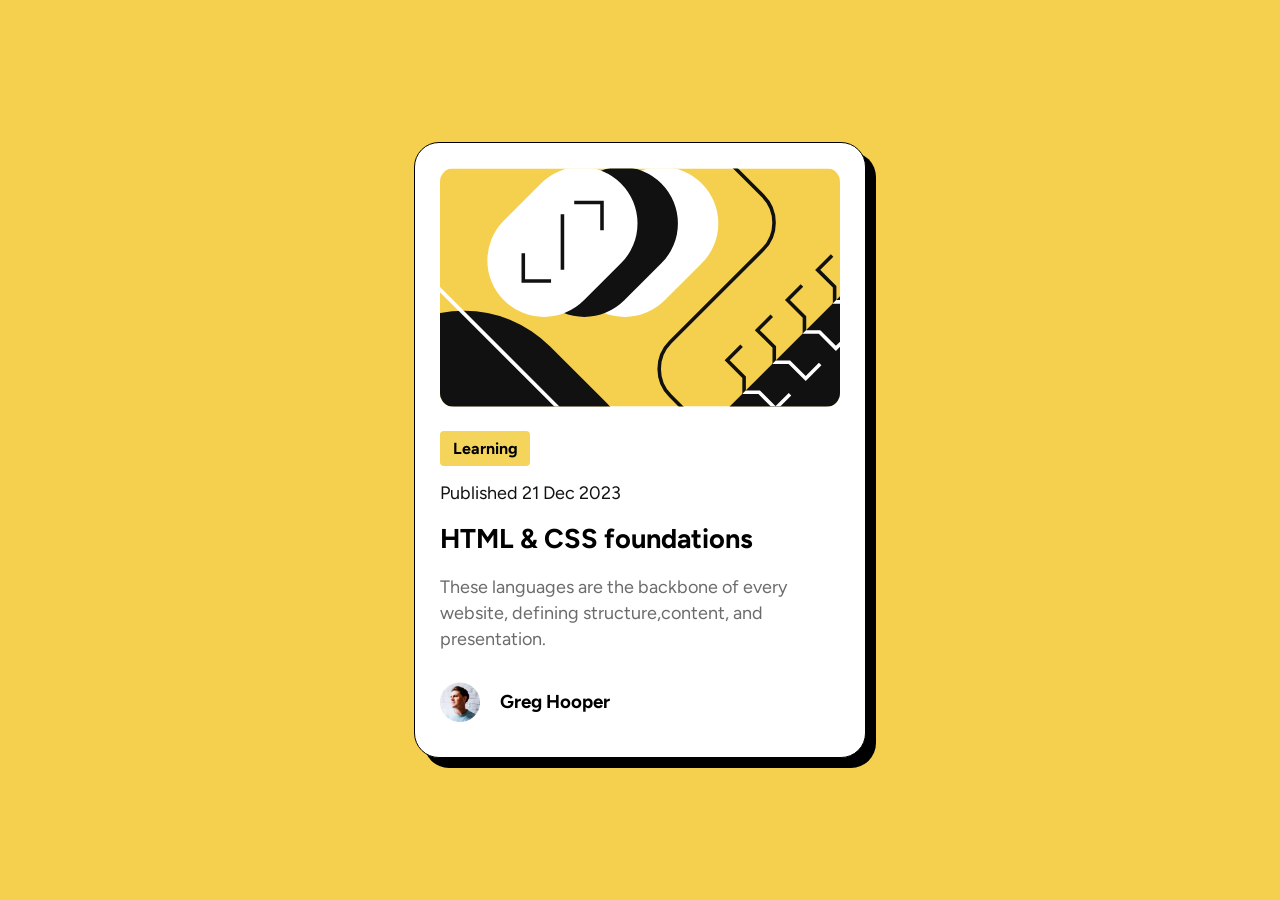
<file: blog-card/index.html>
<!DOCTYPE html>
<html lang="en">
<head>
    <meta charset="UTF-8">
    <meta name="viewport" content="width=device-width, initial-scale=1.0">
    <title>Blog-preview-card</title>
    <link rel="stylesheet" href="style.css">
    <link rel="preconnect" href="https://fonts.googleapis.com">
    <link rel="preconnect" href="https://fonts.gstatic.com" crossorigin>
    <link href="https://fonts.googleapis.com/css2?family=Figtree:ital,wght@0,300..900;1,300..900&family=Outfit:wght@100..900&display=swap" rel="stylesheet">
</head>
<body>
    <div class="container">
        <div class="card">
            <div class="image-container">
                <img src="images/illustration-article.svg">
            </div>
            <div class="activity">
                <p>Learning</p>
            </div>
            <p class="date">Published 21 Dec 2023</p>
            <h1>HTML & CSS foundations</h1>
            <p class="description">
                These languages are the backbone of every website, defining structure,content, and presentation.
            </p>
            <div class="credits-container">
                <img src="images/image-avatar.webp">
                <h3>Greg Hooper</h3>
            </div>
        </div>
    </div>
</body>
</html>
</file>
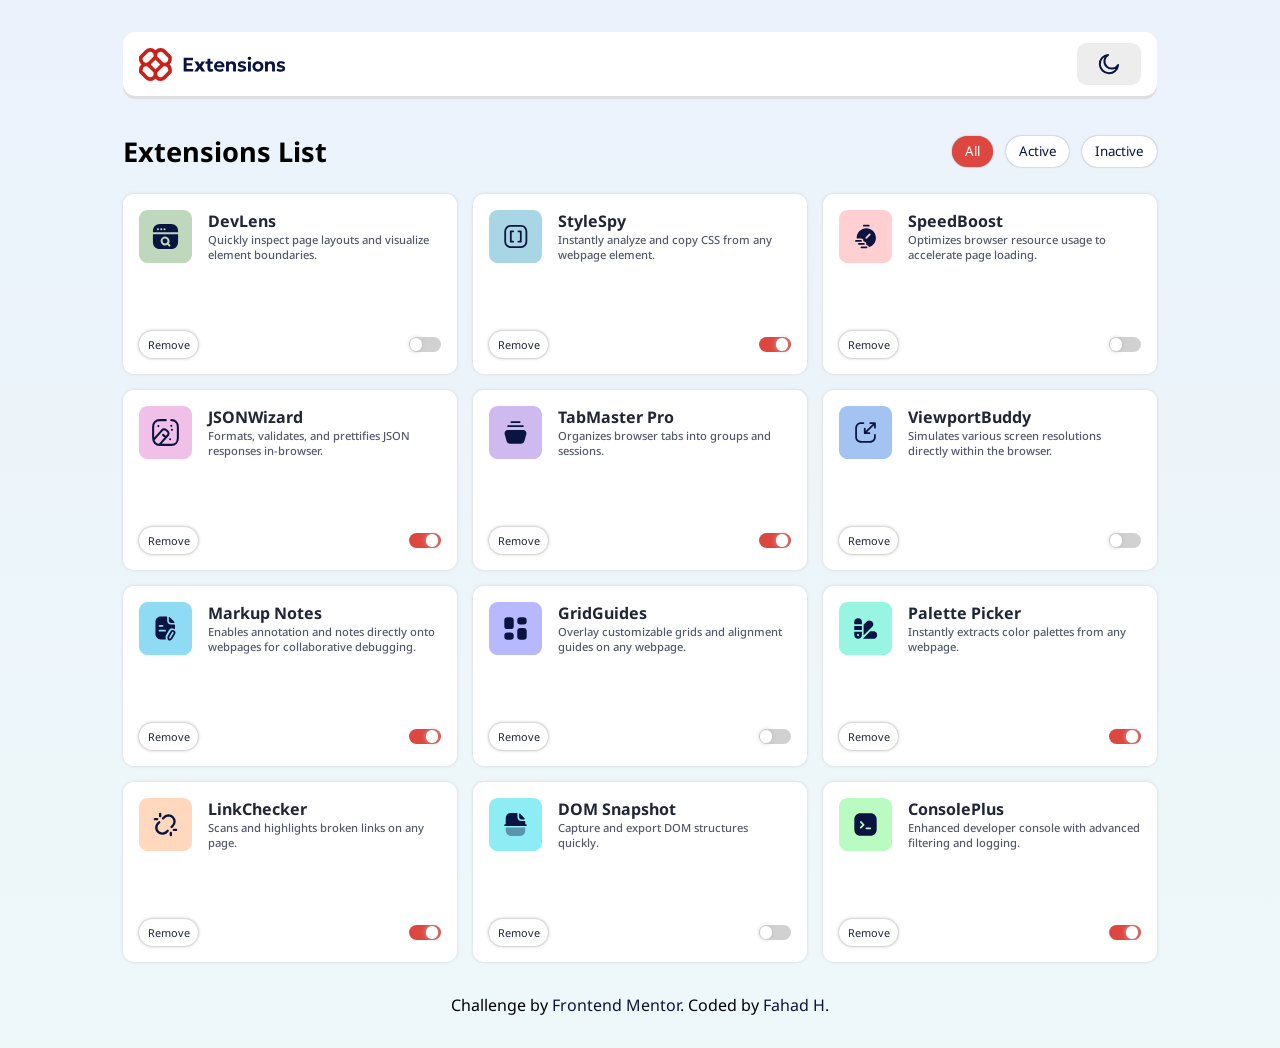
<file: Extensions-manager/index.html>
<!DOCTYPE html>
<html lang="en">
<head>
    <meta charset="UTF-8">
    <meta name="viewport" content="width=device-width, initial-scale=1.0">
    <title>Frontend Mentor | Browser extensions manager UI</title>
    <link rel="stylesheet" href="style.css">
    <link rel="preconnect" href="https://fonts.googleapis.com">
    <link rel="preconnect" href="https://fonts.gstatic.com" crossorigin>
    <link href="https://fonts.googleapis.com/css2?family=Barlow+Semi+Condensed:ital,wght@0,100;0,200;0,300;0,400;0,500;0,600;0,700;0,800;0,900;1,100;1,200;1,300;1,400;1,500;1,600;1,700;1,800;1,900&family=Figtree:ital,wght@0,300..900;1,300..900&family=Fraunces:ital,opsz,wght@0,9..144,100..900;1,9..144,100..900&family=Montserrat:ital,wght@0,100..900;1,100..900&family=Noto+Sans:ital,wght@0,100..900;1,100..900&family=Outfit:wght@100..900&family=Poppins:ital,wght@0,100;0,200;0,300;0,400;0,500;0,600;0,700;0,800;0,900;1,100;1,200;1,300;1,400;1,500;1,600;1,700;1,800;1,900&display=swap" rel="stylesheet">
</head>
<body>
    <main>
        <section class="container">
            <div class="head-sec">
                <svg xmlns="http://www.w3.org/2000/svg" width="179" height="41" fill="none" viewBox="0 0 179 41">
                    <g clip-path="url(#a)">
                    <path fill="#C7231A" fill-rule="evenodd" d="M13.715.516c-2.257 0-4.42.896-6.016 2.492L0 10.707v3.524c0 2.49 1.07 4.73 2.774 6.285A8.485 8.485 0 0 0 0 26.802v3.524l7.699 7.698A8.507 8.507 0 0 0 20 37.742a8.508 8.508 0 0 0 12.301.282L40 30.326v-3.524c0-2.49-1.07-4.73-2.774-6.286A8.485 8.485 0 0 0 40 14.231v-3.524l-7.699-7.7A8.508 8.508 0 0 0 20 3.29 8.485 8.485 0 0 0 13.715.516Zm12.044 20a8.528 8.528 0 0 1-.282-.27L20 14.77l-5.477 5.477a8.528 8.528 0 0 1-.282.27c.096.087.19.177.282.269L20 26.262l5.477-5.476c.092-.093.186-.182.282-.27Zm-3.537 9.81v1.682a4.063 4.063 0 0 0 6.936 2.874l6.398-6.397v-1.683a4.063 4.063 0 0 0-6.937-2.874l-6.397 6.398Zm-4.444 0-6.397-6.398a4.063 4.063 0 0 0-6.937 2.873v1.684l6.397 6.397a4.063 4.063 0 0 0 6.937-2.873v-1.683Zm0-21.302v1.683l-6.397 6.397a4.063 4.063 0 0 1-6.937-2.873v-1.683l6.397-6.397a4.063 4.063 0 0 1 6.937 2.873Zm10.841 8.08-6.397-6.397V9.024a4.063 4.063 0 0 1 6.936-2.873l6.398 6.397v1.683a4.063 4.063 0 0 1-6.937 2.873Z" clip-rule="evenodd"/>
                    </g>
                    <path id="logo-text" fill="#091540" d="M54.318 29V12.2h11.484v3.096H57.87v3.6h6.72v2.868h-6.72v4.104h8.028V29h-11.58Zm12.818.024 4.368-6.036-4.14-6.108h4.428l2.148 3.684 2.088-3.684h4.32l-4.02 6.036L80.66 29h-4.488l-2.352-3.696-2.388 3.66-4.296.06Zm20.293.336c-1.296 0-2.32-.364-3.072-1.092-.744-.736-1.116-1.844-1.116-3.324V13.388h3.504v3.492h3.012v2.808h-3.012v4.62c0 .712.148 1.212.444 1.5.296.288.692.432 1.188.432.256 0 .504-.028.744-.084.248-.064.476-.152.684-.264l.492 2.76c-.36.2-.792.368-1.296.504a5.92 5.92 0 0 1-1.572.204Zm-6.648-9.672V16.88h2.808v2.808H80.78Zm17.126 9.672c-1.32 0-2.48-.268-3.48-.804a5.853 5.853 0 0 1-2.34-2.244c-.56-.96-.84-2.084-.84-3.372 0-.936.16-1.796.48-2.58a6.052 6.052 0 0 1 1.368-2.028A6.203 6.203 0 0 1 95.171 17c.8-.32 1.676-.48 2.628-.48 1.048 0 1.976.184 2.784.552a5.43 5.43 0 0 1 2.028 1.548c.536.656.908 1.428 1.116 2.316.216.888.236 1.852.06 2.892h-9.288c0 .56.144 1.048.432 1.464.296.416.708.744 1.236.984.536.232 1.16.348 1.872.348.704 0 1.376-.096 2.016-.288a6.426 6.426 0 0 0 1.812-.876l1.164 2.4c-.384.296-.864.56-1.44.792-.576.224-1.188.396-1.836.516a9.422 9.422 0 0 1-1.848.192Zm-3.204-7.944h5.724c-.024-.712-.276-1.276-.756-1.692-.472-.416-1.124-.624-1.956-.624-.832 0-1.524.208-2.076.624-.544.416-.856.98-.936 1.692ZM105.83 29V16.88h3.504v1.368c.464-.608 1.012-1.048 1.644-1.32a5.072 5.072 0 0 1 2.004-.408c1.128 0 2.056.224 2.784.672.736.44 1.28 1.012 1.632 1.716.36.704.54 1.444.54 2.22V29h-3.504v-6.78c0-.768-.216-1.38-.648-1.836-.424-.456-1.04-.684-1.848-.684-.512 0-.964.116-1.356.348-.392.224-.7.54-.924.948-.216.408-.324.88-.324 1.416V29h-3.504Zm19.29.348c-1.08 0-2.076-.14-2.988-.42-.912-.288-1.692-.68-2.34-1.176l1.14-2.448a8.333 8.333 0 0 0 2.052 1.02c.736.24 1.444.36 2.124.36.672 0 1.188-.1 1.548-.3.368-.208.552-.504.552-.888 0-.344-.164-.596-.492-.756-.32-.168-.944-.348-1.872-.54-1.6-.288-2.768-.74-3.504-1.356-.736-.624-1.104-1.48-1.104-2.568 0-.768.212-1.444.636-2.028.432-.584 1.024-1.036 1.776-1.356.752-.328 1.616-.492 2.592-.492.96 0 1.864.132 2.712.396.856.256 1.588.616 2.196 1.08l-1.104 2.46a5.34 5.34 0 0 0-1.104-.672 6.35 6.35 0 0 0-1.296-.444 5.43 5.43 0 0 0-1.32-.168c-.584 0-1.056.1-1.416.3-.36.192-.54.464-.54.816 0 .352.164.612.492.78.328.168.94.352 1.836.552 1.672.352 2.86.82 3.564 1.404.712.576 1.068 1.388 1.068 2.436 0 .808-.22 1.512-.66 2.112-.432.6-1.04 1.068-1.824 1.404-.776.328-1.684.492-2.724.492Zm7.413-.348V16.88h3.504V29h-3.504Zm1.752-14.04a2.26 2.26 0 0 1-1.512-.54c-.424-.368-.636-.856-.636-1.464 0-.616.212-1.104.636-1.464a2.23 2.23 0 0 1 1.512-.552 2.23 2.23 0 0 1 1.512.552c.424.36.636.848.636 1.464 0 .608-.212 1.096-.636 1.464a2.26 2.26 0 0 1-1.512.54Zm10.362 14.4c-1.304 0-2.46-.292-3.468-.876a6.504 6.504 0 0 1-2.376-2.328 6.28 6.28 0 0 1-.852-3.216c0-.856.164-1.668.492-2.436a6.302 6.302 0 0 1 1.392-2.052c.6-.6 1.308-1.072 2.124-1.416.816-.344 1.712-.516 2.688-.516 1.304 0 2.456.292 3.456.876a6.38 6.38 0 0 1 2.364 2.34c.576.968.864 2.036.864 3.204 0 .848-.164 1.66-.492 2.436a6.439 6.439 0 0 1-1.392 2.064 6.547 6.547 0 0 1-2.112 1.404c-.816.344-1.712.516-2.688.516Zm0-3.036c.616 0 1.168-.136 1.656-.408.488-.28.872-.672 1.152-1.176.28-.512.42-1.112.42-1.8 0-.696-.14-1.296-.42-1.8a2.854 2.854 0 0 0-1.14-1.164c-.488-.28-1.044-.42-1.668-.42-.624 0-1.184.14-1.68.42-.488.272-.872.66-1.152 1.164-.272.504-.408 1.104-.408 1.8s.14 1.296.42 1.8c.28.504.664.896 1.152 1.176.488.272 1.044.408 1.668.408ZM153.235 29V16.88h3.504v1.368c.464-.608 1.012-1.048 1.644-1.32a5.072 5.072 0 0 1 2.004-.408c1.128 0 2.056.224 2.784.672.736.44 1.28 1.012 1.632 1.716.36.704.54 1.444.54 2.22V29h-3.504v-6.78c0-.768-.216-1.38-.648-1.836-.424-.456-1.04-.684-1.848-.684-.512 0-.964.116-1.356.348-.392.224-.7.54-.924.948-.216.408-.324.88-.324 1.416V29h-3.504Zm19.291.348c-1.08 0-2.076-.14-2.988-.42-.912-.288-1.692-.68-2.34-1.176l1.14-2.448a8.333 8.333 0 0 0 2.052 1.02c.736.24 1.444.36 2.124.36.672 0 1.188-.1 1.548-.3.368-.208.552-.504.552-.888 0-.344-.164-.596-.492-.756-.32-.168-.944-.348-1.872-.54-1.6-.288-2.768-.74-3.504-1.356-.736-.624-1.104-1.48-1.104-2.568 0-.768.212-1.444.636-2.028.432-.584 1.024-1.036 1.776-1.356.752-.328 1.616-.492 2.592-.492.96 0 1.864.132 2.712.396.856.256 1.588.616 2.196 1.08l-1.104 2.46a5.34 5.34 0 0 0-1.104-.672 6.35 6.35 0 0 0-1.296-.444 5.43 5.43 0 0 0-1.32-.168c-.584 0-1.056.1-1.416.3-.36.192-.54.464-.54.816 0 .352.164.612.492.78.328.168.94.352 1.836.552 1.672.352 2.86.82 3.564 1.404.712.576 1.068 1.388 1.068 2.436 0 .808-.22 1.512-.66 2.112-.432.6-1.04 1.068-1.824 1.404-.776.328-1.684.492-2.724.492Z"/>
                    <defs><clipPath id="a"><path fill="#fff" d="M0 0h40v41H0z"/></clipPath></defs>
                </svg>
                <button><img src="images/icon-moon.svg" alt="moon-image"></button>
            </div>
            <div class="extension-list-container">
                <h1>Extensions List</h1>
                <div class="status">
                    <button class="all-btn active">All</button>
                    <button class="active-btn">Active</button>
                    <button class="inactive-btn">Inactive</button>
                </div>
            </div>
            <div class="extensions-container">
                <!-- <div class="card">
                    <div class="extension-image-p-container">
                        <img src="images/logo-devlens.svg" alt="devlens-image">
                        <div class="para">
                            <p class="tool-name">
                                DevLens
                            </p>
                            <p class="tool-desc"> Quickly inspect page layouts and visualize element boundaries.</p>
                        </div>
                    </div>
                    <div class="extension-butt-container">
                        <button class="remove-btn">Remove</button>
                        <label class="toggle">
                            <input type="checkbox">
                            <span class="slider"></span>
                        </label>
                    </div>
                </div>
                <div class="card">
                    <div class="extension-image-p-container">
                        <img src="images/logo-style-spy.svg" alt="stylespy-image">
                        <div class="para">
                            <p class="tool-name">
                                StyleSpy
                            </p>
                            <p class="tool-desc"> Instantly analyze and copy CSS from any webpage element.
                            </p>
                        </div>
                    </div>
                    <div class="extension-butt-container">
                        <button class="remove-btn">Remove</button>
                        <label class="toggle">
                            <input type="checkbox">
                            <span class="slider"></span>
                        </label>
                    </div>
                </div>
                <div class="card">
                    <div class="extension-image-p-container">
                        <img src="images/logo-speed-boost.svg" alt="speedboost-image">
                        <div class="para">
                            <p class="tool-name">
                                SpeedBoost
                            </p>
                            <p class="tool-desc"> Optimizes browser resource usage to accelerate page loading.</p>
                        </div>
                    </div>
                    <div class="extension-butt-container">
                        <button class="remove-btn">Remove</button>
                        <label class="toggle">
                            <input type="checkbox">
                            <span class="slider"></span>
                        </label>
                    </div>
                </div>
                <div class="card">
                    <div class="extension-image-p-container">
                        <img src="images/logo-json-wizard.svg" alt="JSONWizard-image">
                        <div class="para">
                            <p class="tool-name">
                                JSONWizard
                            </p>
                            <p class="tool-desc"> Formats, validates, and prettifies JSON responses in-browser.</p>
                        </div>
                    </div>
                    <div class="extension-butt-container">
                        <button class="remove-btn">Remove</button>
                        <label class="toggle">
                            <input type="checkbox">
                            <span class="slider"></span>
                        </label>
                    </div>
                </div>
                <div class="card">
                    <div class="extension-image-p-container">
                        <img src="images/logo-tab-master-pro.svg" alt="tabmaster-image">
                        <div class="para">
                            <p class="tool-name">
                                TabMaster Pro
                            </p>
                            <p class="tool-desc"> Organizes browser tabs into groups and sessions.</p>
                        </div>
                    </div>
                    <div class="extension-butt-container">
                        <button class="remove-btn">Remove</button>
                        <label class="toggle">
                            <input type="checkbox">
                            <span class="slider"></span>
                        </label>
                    </div>
                </div>
                <div class="card">
                    <div class="extension-image-p-container">
                        <img src="images/logo-viewport-buddy.svg" alt="viewportBuddy">
                        <div class="para">
                            <p class="tool-name">
                                ViewportBuddy
                            </p>
                            <p class="tool-desc"> Simulates various screen resolutions directly within the browser.</p>
                        </div>
                    </div>
                    <div class="extension-butt-container">
                        <button class="remove-btn">Remove</button>
                        <label class="toggle">
                            <input type="checkbox">
                            <span class="slider"></span>
                        </label>
                    </div>
                </div>
                <div class="card">
                    <div class="extension-image-p-container markup">
                        <img src="images/logo-markup-notes.svg" alt="markup-image">
                        <div class="para">
                            <p class="tool-name">
                                Markup Notes
                            </p>
                            <p class="tool-desc"> Enables annotation and notes directly onto webpages for collaborative debugging.</p>
                        </div>
                    </div>
                    <div class="extension-butt-container">
                        <button class="remove-btn">Remove</button>
                        <label class="toggle">
                            <input type="checkbox">
                            <span class="slider"></span>
                        </label>
                    </div>
                </div>
                <div class="card">
                    <div class="extension-image-p-container">
                        <img src="images/logo-grid-guides.svg" alt="gridguides-image">
                        <div class="para">
                            <p class="tool-name">
                                GridGuides
                            </p>
                            <p class="tool-desc"> Overlay customizable grids and alignment guides on any webpage.</p>
                        </div>
                    </div>
                    <div class="extension-butt-container">
                        <button class="remove-btn">Remove</button>
                        <label class="toggle">
                            <input type="checkbox">
                            <span class="slider"></span>
                        </label>
                    </div>
                </div>
                <div class="card">
                    <div class="extension-image-p-container">
                        <img src="images/logo-palette-picker.svg" alt="palette-image">
                        <div class="para">
                            <p class="tool-name">
                                Palette Picker
                            </p>
                            <p class="tool-desc"> Instantly extracts color palettes from any webpage.</p>
                        </div>
                    </div>
                    <div class="extension-butt-container">
                        <button class="remove-btn">Remove</button>
                        <label class="toggle">
                            <input type="checkbox">
                            <span class="slider"></span>
                        </label>
                    </div>
                </div>
                <div class="card">
                    <div class="extension-image-p-container">
                        <img src="images/logo-link-checker.svg" alt="LinkChecker">
                        <div class="para">
                            <p class="tool-name">
                                LinkChecker
                            </p>
                            <p class="tool-desc"> Scans and highlights broken links on any page.</p>
                        </div>
                    </div>
                    <div class="extension-butt-container">
                        <button class="remove-btn">Remove</button>
                        <label class="toggle">
                            <input type="checkbox">
                            <span class="slider"></span>
                        </label>
                    </div>
                </div>
                <div class="card">
                    <div class="extension-image-p-container">
                        <img src="images/logo-dom-snapshot.svg" alt="DOM Snapshot">
                        <div class="para">
                            <p class="tool-name">
                                DOM Snapshot
                            </p>
                            <p class="tool-desc"> Capture and export DOM structures quickly.</p>
                        </div>
                    </div>
                    <div class="extension-butt-container">
                        <button class="remove-btn">Remove</button>
                        <label class="toggle">
                            <input type="checkbox">
                            <span class="slider"></span>
                        </label>
                    </div>
                </div>
                <div class="card">
                    <div class="extension-image-p-container">
                        <img src="images/logo-console-plus.svg" alt="ConsolePlus">
                        <div class="para">
                            <p class="tool-name">
                                ConsolePlus
                            </p>
                            <p class="tool-desc"> Enhanced developer console with advanced filtering and logging.</p>
                        </div>
                    </div>
                    <div class="extension-butt-container">
                        <button class="remove-btn">Remove</button>
                        <label class="toggle">
                            <input type="checkbox">
                            <span class="slider"></span>
                        </label>
                    </div>
                </div> -->
            </div>
        </section>
    </main>
    <footer class="attribution">
        Challenge by <a href="https://www.frontendmentor.io/challenges/browser-extension-manager-ui-yNZnOfsMAp" target="_blank">Frontend Mentor</a>. 
        Coded by <a href="https://github.com/FahadHaris1" target="_blank">Fahad H</a>.
    </footer>
    <script src="script.js"></script>
</body>
</html>
</file>
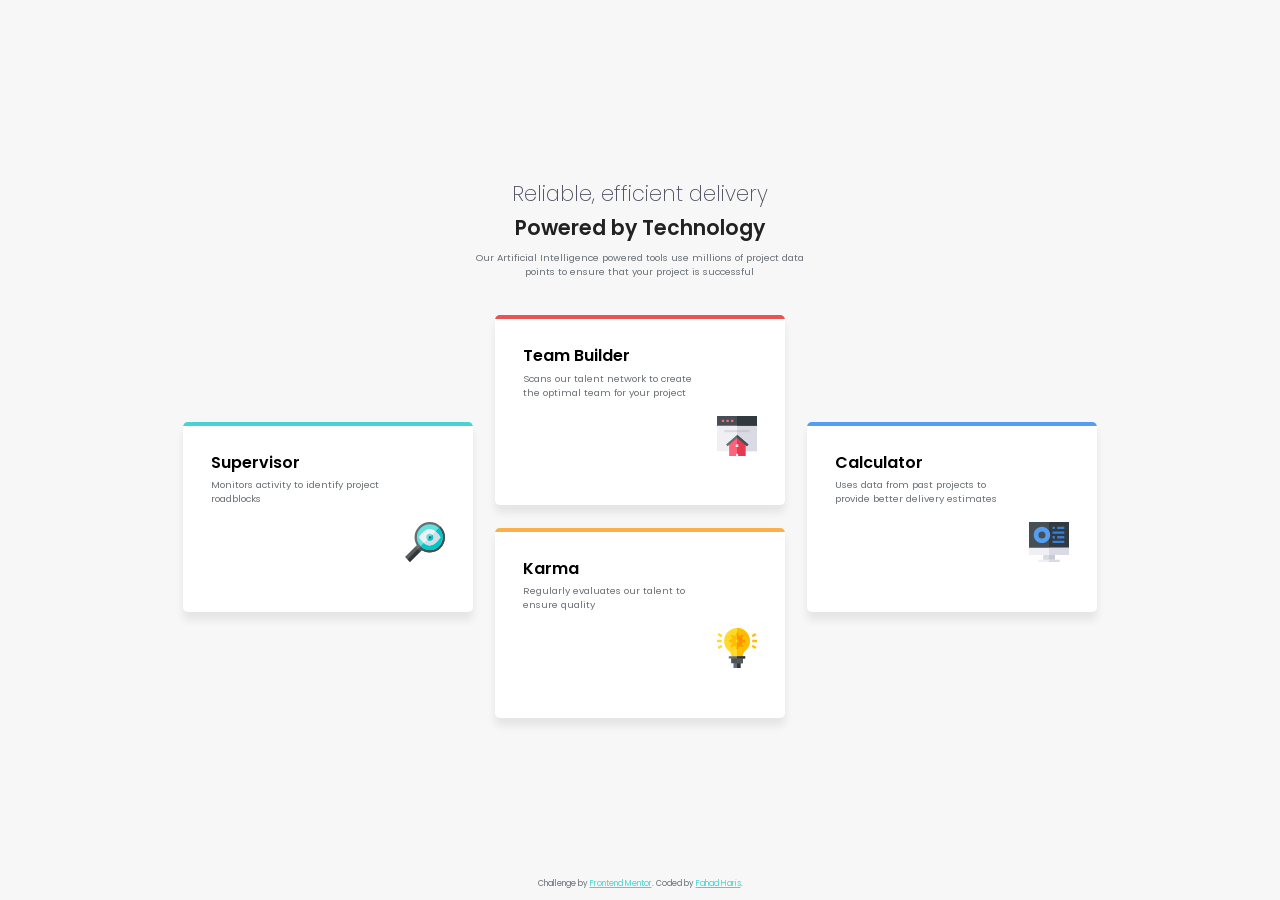
<file: four-card-feature/index.html>
<!DOCTYPE html>
<html lang="en">
<head>
    <meta charset="UTF-8">
    <meta name="viewport" content="width=device-width, initial-scale=1.0">
    <title>Frontend Mentor | Four card feature section</title>
    <link rel="preconnect" href="https://fonts.googleapis.com">
    <link rel="preconnect" href="https://fonts.gstatic.com" crossorigin>
    <link href="https://fonts.googleapis.com/css2?family=Figtree:ital,wght@0,300..900;1,300..900&family=Fraunces:ital,opsz,wght@0,9..144,100..900;1,9..144,100..900&family=Montserrat:ital,wght@0,100..900;1,100..900&family=Outfit:wght@100..900&family=Poppins:ital,wght@0,100;0,200;0,300;0,400;0,500;0,600;0,700;0,800;0,900;1,100;1,200;1,300;1,400;1,500;1,600;1,700;1,800;1,900&display=swap" rel="stylesheet">
    <link rel="stylesheet" href="style.css">
</head>
<body>
    <header>
        <div class="main-text-container">
            <p class="delivery-text">Reliable, efficient delivery</p>
            <p class="technology-text">Powered by Technology</p>
        </div>
        <div class="main-desc-container">
            <p class="main-desc">
                Our Artificial Intelligence powered tools use millions of project data points to ensure that your project is successful
            </p>
        </div>
    </header>
    <main>
        <div class="card-container">
            <div class="supervisor container">
                <p class="supervisor">Supervisor</p>
                <p class="sup-desc">Monitors activity to identify project roadblocks</p>
                <img src="images/icon-supervisor.svg" alt="supervisor-image">
            </div>
            <div class="team-karma-container">
                <div class="team container">
                    <p class="team-builder">Team Builder</p>
                    <p class="team-desc">Scans our talent network to create the optimal team for your project</p>
                    <img src="images/icon-team-builder.svg" alt="team-builder-image">
                </div>
                <div class="karma container">
                    <p class="karma">Karma</p>
                    <p class="karma-desc">Regularly evaluates our talent to ensure quality</p>
                    <img src="images/icon-karma.svg" alt="karma-image">
                </div>
            </div>
            <div class="calculator container">
                <p class="calculator">Calculator</p>
                <p class="calculator-desc">Uses data from past projects to provide better delivery estimates</p>
                <img src="images/icon-calculator.svg" alt="calculator">
            </div>
        </div>
    </main>
    
    <footer class="attribution">
        Challenge by <a href="https://www.frontendmentor.io?ref=challenge">Frontend Mentor</a>. 
        Coded by <a href="https://github.com/FahadHaris1" target="_blank">Fahad Haris</a>.
    </footer>
</body>
</html>
</file>
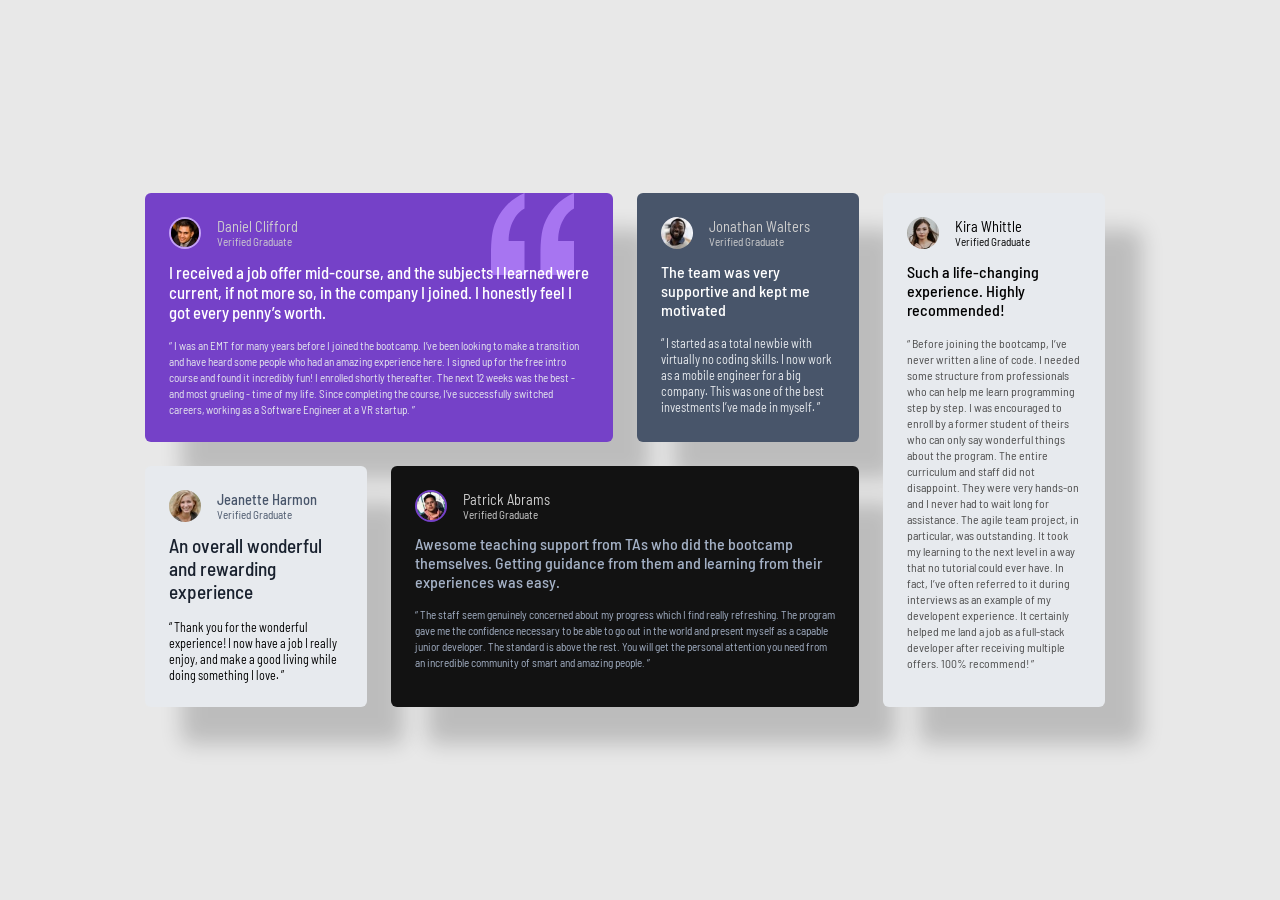
<file: grid-testimonials/index.html>
<!DOCTYPE html>
<html lang="en">
<head>
    <meta charset="UTF-8">
    <meta name="viewport" content="width=device-width, initial-scale=1.0">
    <title>Frontend Mentor | Testimonials grid section solution</title>
    <link rel="preconnect" href="https://fonts.googleapis.com">
    <link rel="preconnect" href="https://fonts.gstatic.com" crossorigin>
    <link href="https://fonts.googleapis.com/css2?family=Barlow+Semi+Condensed:ital,wght@0,100;0,200;0,300;0,400;0,500;0,600;0,700;0,800;0,900;1,100;1,200;1,300;1,400;1,500;1,600;1,700;1,800;1,900&family=Figtree:ital,wght@0,300..900;1,300..900&family=Fraunces:ital,opsz,wght@0,9..144,100..900;1,9..144,100..900&family=Montserrat:ital,wght@0,100..900;1,100..900&family=Outfit:wght@100..900&family=Poppins:ital,wght@0,100;0,200;0,300;0,400;0,500;0,600;0,700;0,800;0,900;1,100;1,200;1,300;1,400;1,500;1,600;1,700;1,800;1,900&display=swap" rel="stylesheet">
    <link rel="stylesheet" href="style.css">
</head>
<body>
    <main>
        <div class="container">
            <div class="card card-1" style="grid-area: card1">
                <div class="head">
                    <img src="images/image-daniel.jpg" alt="daniel">
                    <div class="name-container">
                        <p class="name">Daniel Clifford</p>
                        <p class="verified">Verified Graduate</p>
                    </div>
                </div>
                <h1>
                    I received a job offer mid-course, and the subjects I learned were current, if not more so, 
                    in the company I joined. I honestly feel I got every penny’s worth.
                </h1>
                <p class="desc">
                    “ I was an EMT for many years before I joined the bootcamp. I’ve been looking to make a 
                    transition and have heard some people who had an amazing experience here. I signed up 
                    for the free intro course and found it incredibly fun! I enrolled shortly thereafter. 
                    The next 12 weeks was the best - and most grueling - time of my life. Since completing 
                    the course, I’ve successfully switched careers, working as a Software Engineer at a VR startup. ”
                </p>
            </div>
            <div class="card card-2" style="grid-area: card2">
                <div class="head">
                    <img src="images/image-jonathan.jpg" alt="Jonathan">
                    <div class="name-container">
                        <p class="name">Jonathan Walters</p>
                        <p class="verified">Verified Graduate</p>
                    </div>
                </div>
                <h1>
                    The team was very supportive and kept me motivated
                </h1>
                <p class="desc">
                    “ I started as a total newbie with virtually no coding skills. I now work as a mobile engineer 
                    for a big company. This was one of the best investments I’ve made in myself. ”
                </p>
            </div>
            <div class="card card-3" style="grid-area: card3">
                <div class="head">
                    <img src="images/image-jeanette.jpg" alt="Jeanette">
                    <div class="name-container">
                        <p class="name">Jeanette Harmon</p>
                        <p class="verified">Verified Graduate</p>
                    </div>
                </div>
                <h1>
                    An overall wonderful and rewarding experience
                </h1>
                <p class="desc">
                    “ Thank you for the wonderful experience! I now have a job I really enjoy, and make a good living while doing something I love. ”
                </p>
            </div>
            <div class="card card-4" style="grid-area: card4">
                <div class="head">
                    <img src="images/image-patrick.jpg" alt="Patrick">
                    <div class="name-container">
                        <p class="name">Patrick Abrams</p>
                        <p class="verified">Verified Graduate</p>
                    </div>
                </div>
                <h1>
                    Awesome teaching support from TAs who did the bootcamp themselves. Getting guidance from them and learning from their experiences was easy.
                </h1>
                <p class="desc">
                    “ The staff seem genuinely concerned about my progress which I find really refreshing. The program gave me the confidence necessary to be able to go out in the world and present myself as a capable 
                    junior developer. The standard is above the rest. You will get the personal attention you need from an incredible community of smart and amazing people. ”
                </p>
            </div>
            <div class="card card-5" style="grid-area: card5">
                <div class="head">
                    <img src="images/image-kira.jpg" alt="Kira">
                    <div class="name-container">
                        <p class="name">Kira Whittle</p>
                        <p class="verified">Verified Graduate</p>
                    </div>
                </div>
                <h1>
                    Such a life-changing experience. Highly recommended!
                </h1>
                <p class="desc">
                    “ Before joining the bootcamp, I’ve never written a line of code. I needed some structure from professionals who can help me learn programming step by step. I was encouraged to enroll by a former 
                    student of theirs who can only say wonderful things about the program. The entire curriculum and staff did not disappoint. They were very hands-on and I never had to wait long for assistance. The agile team project, in particular, was outstanding. It took my learning to the next level in a way that no tutorial 
                    could ever have. In fact, I’ve often referred to it during interviews as an example of my developent experience. It certainly helped me land a job as a full-stack developer after receiving multiple offers. 100% recommend! ”
                </p>
            </div>
        </div>
    </main>
</body>
</html>
</file>
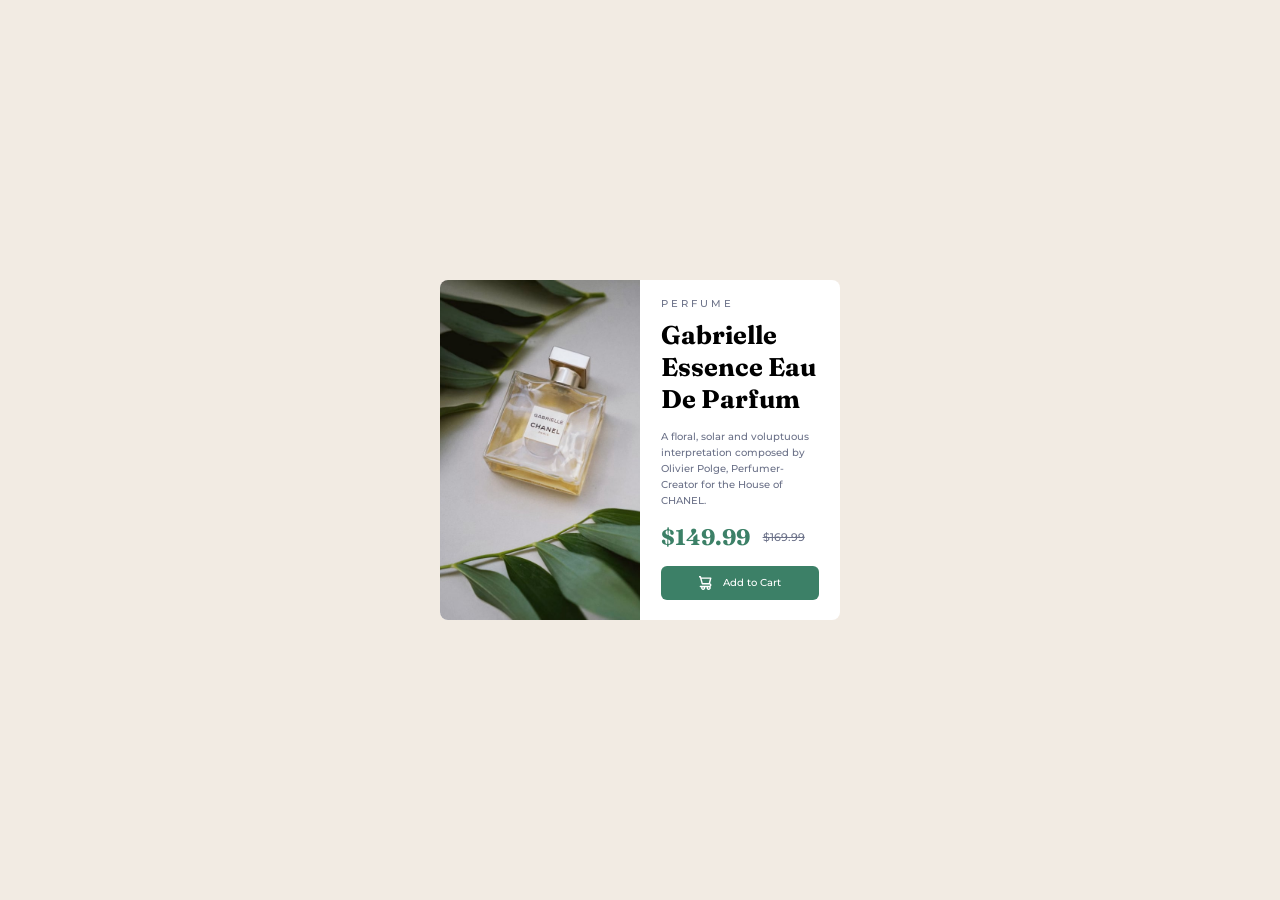
<file: product-card/index.html>
<!DOCTYPE html>
<html lang="en">
<head>
    <meta charset="UTF-8">
    <meta name="viewport" content="width=device-width, initial-scale=1.0">
    <title>Frontend Mentor | Product preview card component</title>
    <link rel="preconnect" href="https://fonts.googleapis.com">
    <link rel="preconnect" href="https://fonts.gstatic.com" crossorigin>
    <link href="https://fonts.googleapis.com/css2?family=Figtree:ital,wght@0,300..900;1,300..900&family=Montserrat:ital,wght@0,100..900;1,100..900&family=Outfit:wght@100..900&display=swap" rel="stylesheet">
    <link rel="preconnect" href="https://fonts.googleapis.com">
    <link rel="preconnect" href="https://fonts.gstatic.com" crossorigin>
    <link href="https://fonts.googleapis.com/css2?family=Figtree:ital,wght@0,300..900;1,300..900&family=Fraunces:ital,opsz,wght@0,9..144,100..900;1,9..144,100..900&family=Montserrat:ital,wght@0,100..900;1,100..900&family=Outfit:wght@100..900&display=swap" rel="stylesheet">
    <link rel="stylesheet" href="style.css">
</head>
<body>
    <main>
        <section class="container">
            
            <img src="images/image-product-desktop.jpg" alt="product-image" class="product-image">
            
            
            <div class="product-content">
                <p class="category">PERFUME</p>
                <h1>Gabrielle Essence Eau De Parfum</h1>
                <p class="desc">
                    A floral, solar and voluptuous interpretation composed by Olivier Polge, 
                    Perfumer-Creator for the House of CHANEL.
                </p>
                <div class="price">
                    <h2>$149.99</h2>
                    <p>$169.99</p>
                </div>
                <button>
                    <img src="images/icon-cart.svg" alt="cart-icon">
                    Add to Cart
                </button>
            </div>
        </section>
    </main>
</body>
</html>
</file>
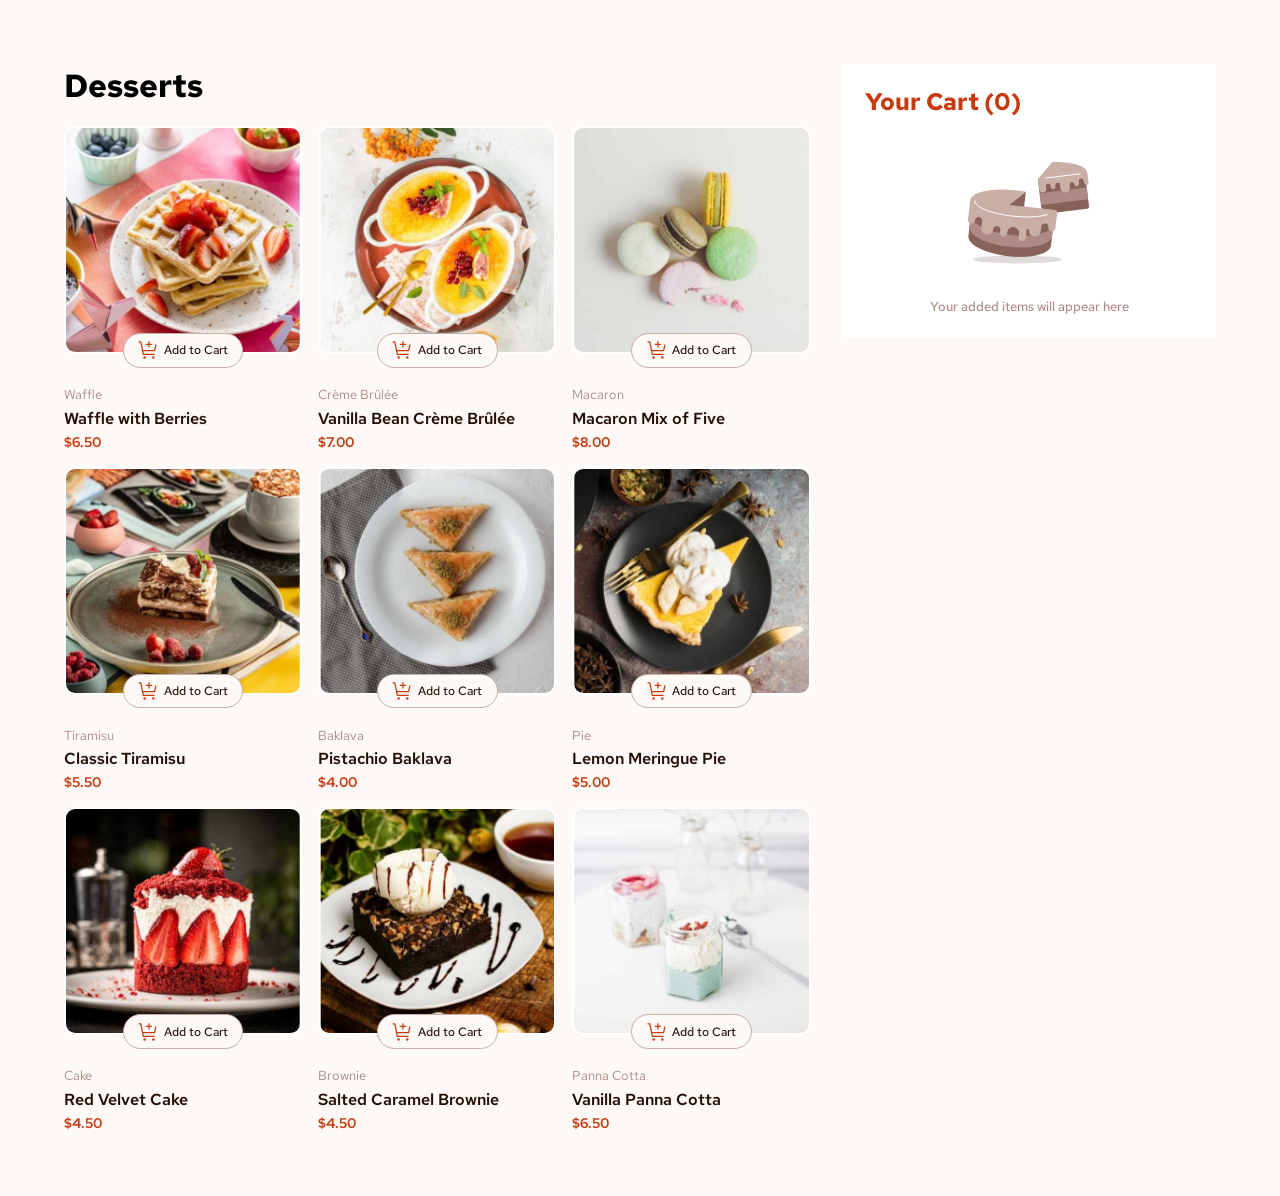
<file: product-list-with-cart/index.html>
<!DOCTYPE html>
<html lang="en">
<head>
    <meta charset="UTF-8">
    <meta name="viewport" content="width=device-width, initial-scale=1.0">
    <title>Frontend Mentor | Product list with cart</title>
    <link rel="preconnect" href="https://fonts.googleapis.com">
    <link rel="preconnect" href="https://fonts.gstatic.com" crossorigin>
    <link href="https://fonts.googleapis.com/css2?family=Barlow+Semi+Condensed:ital,wght@0,100;0,200;0,300;0,400;0,500;0,600;0,700;0,800;0,900;1,100;1,200;1,300;1,400;1,500;1,600;1,700;1,800;1,900&family=Figtree:ital,wght@0,300..900;1,300..900&family=Fraunces:ital,opsz,wght@0,9..144,100..900;1,9..144,100..900&family=Montserrat:ital,wght@0,100..900;1,100..900&family=Noto+Sans:ital,wght@0,100..900;1,100..900&family=Outfit:wght@100..900&family=Poppins:ital,wght@0,100;0,200;0,300;0,400;0,500;0,600;0,700;0,800;0,900;1,100;1,200;1,300;1,400;1,500;1,600;1,700;1,800;1,900&family=Red+Hat+Text:ital,wght@0,300..700;1,300..700&display=swap" rel="stylesheet">
    <link rel="stylesheet" href="style.css">
</head>
<body>
    <main>
        <div class="container" >
            <div class="first-container" >
                <h1>Desserts</h1>
                <div class="first-content">
                    <!-- <div class="card">
                        <div class="image-btn">
                            
                        </div>
                        <p class="category">Waffle</p>
                        <p class="name">Waffle with Berries</p>
                        <p class="price">$6.50</p>
                    </div> -->
                </div>
            </div>
            <div class="second-content" >
                <div class="cart-card">
                    <h2>Your Cart (<span class="cart-top-quantity">0</span>)</h2>
                    <div class="cart-image-p">
                        <img src="images/illustration-empty-cart.svg">
                        <p class="empty-cart-desc">Your added items will appear here</p> 
                        
                    </div>
                    <div class="cartFull">
                         <div class="hasItems">
                            <!-- <div class="cart-card-items" >
                                <div class="cart-card-row">
                                    <div class="cart-first-item">
                                        <h3>Classic Tiramisu</h3>
                                        <div class="price-calculate">
                                            <p class="numberofquantity">
                                                <span class="totalQuantity">1</span>X
                                            </p>
                                            <p class="cart-price">@ $<span class="priceofitem">5.50</span></p>
                                            <p class="cart-total-price">$<span class="totalPrice">10</span></p>
                                        </div>
                                    </div>
                                    <div class="cart-first-item-remove">
                                        <button class="remove-btn"><span>&#120;</span></button>
                                    </div>
                                </div>
                                
                                <div class="underline"></div>
                            </div>
                             -->
                        </div>
                        <div class="order">
                            <p class="order-p">Order Total</p>
                            <p class="order-total">$46.50</p>
                        </div>
                        <div class="carbon-box">
                            <img src="images/icon-carbon-neutral.svg">
                            <p>This is a <span>carbon-neutral</span> delivery</p>
                        </div>
                        <button class="confirm-btn">
                            Confirm Order
                        </button> 
                    </div>
                    
                    
                </div>
            </div>
            
        </div>
        <div class="confirm-order-showcase">
            <div class="confirm-order-cont">
                <img src="images/icon-order-confirmed.svg">
                <p class="orderconfirmed-hed">Order Confirmed</p>
                <p class="hope">We hope you enjoy your food!</p>
                <div class="order-confirm-cards">
                    <div class="order-card-wrap">
                        <!-- <div class="order-card">
                            <div class="img-name">
                                <img src="images/image-brownie-thumbnail.jpg">
                                <div class="name-price">
                                    <h4>Classic Tiramisu</h4>
                                    <div class="price-cont">
                                        <p class="quantity-confirm"><span >1</span>x</p>
                                        <p class="price-confirm">@ <span>$5.50</span></p>
                                    </div>
                                </div>
                            </div>
                            <div class="confirm-total">
                                $<span>5.50</span>
                            </div>
                        </div>
                        <div class="order-underline"></div> -->
                    </div>
                    <div class="order">
                        <p class="order-p">Order Total</p>
                        <p class="order-total-confirm"></p>
                    </div>
                </div>
                <button class="new-order">
                    Start New Order
                </button>
            </div>
            
            
        </div>
    </main>
    <script src="script.js"></script>
</body>
</html>
</file>
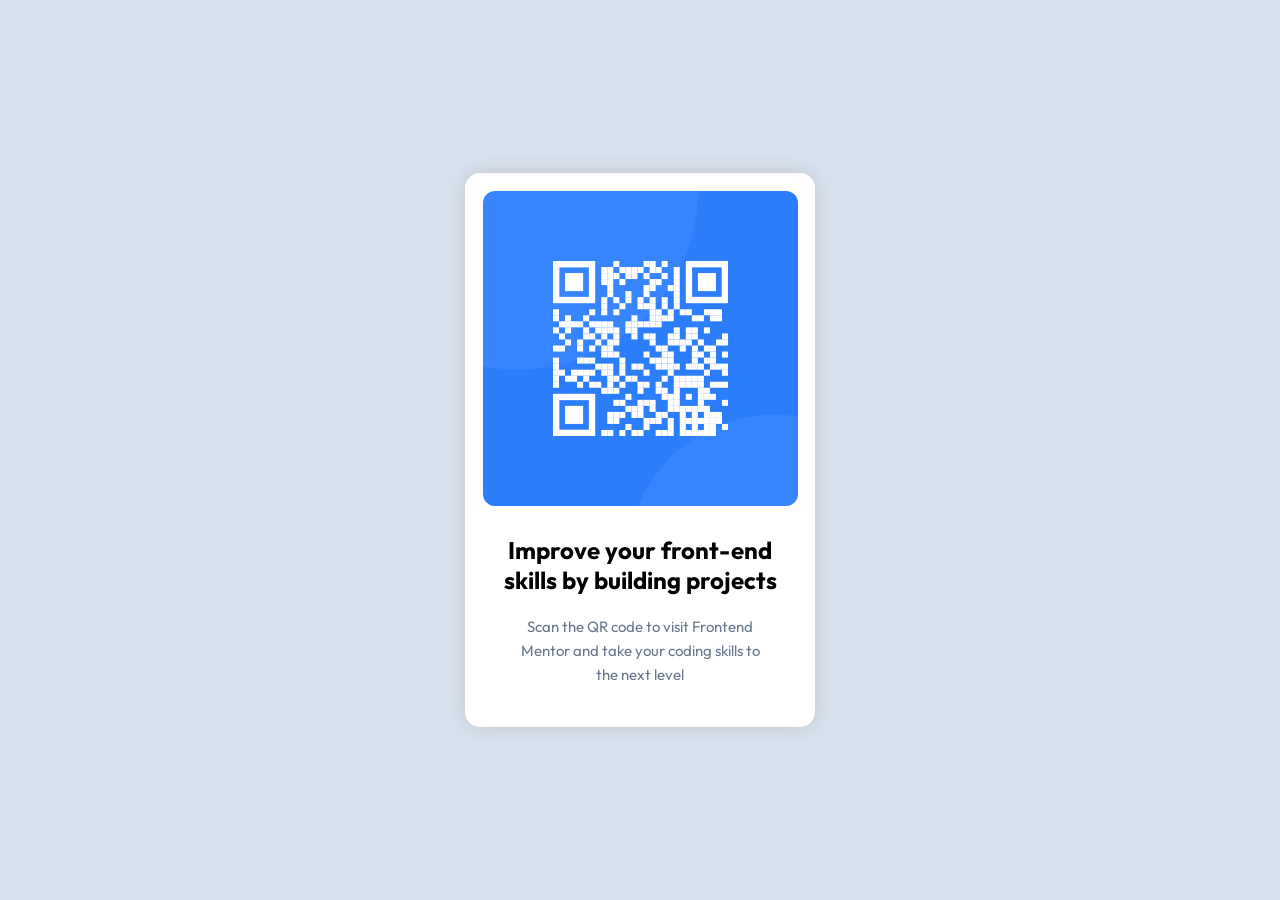
<file: qr-code/index.html>
<!DOCTYPE html>
<html lang="en">
<head>
    <meta charset="UTF-8">
    <meta name="viewport" content="width=device-width, initial-scale=1.0">
    <title>QR-Code</title>
    <link rel="stylesheet" href="style.css">
    <link rel="preconnect" href="https://fonts.googleapis.com">
    <link rel="preconnect" href="https://fonts.gstatic.com" crossorigin>
    <link href="https://fonts.googleapis.com/css2?family=Outfit:wght@100..900&display=swap" rel="stylesheet">
</head>
<body>
    <div class="card-container">
        <div class="card">
            <div class="qr-code">
                <img src="images/image-qr-code.png" alt="QRCode">
            </div>
            <h2>Improve your front-end skills by building projects</h2>
            <p>Scan the QR code to visit Frontend Mentor and take your coding skills to the next level</p>
        </div>
    </div>
</body>
</html>
</file>
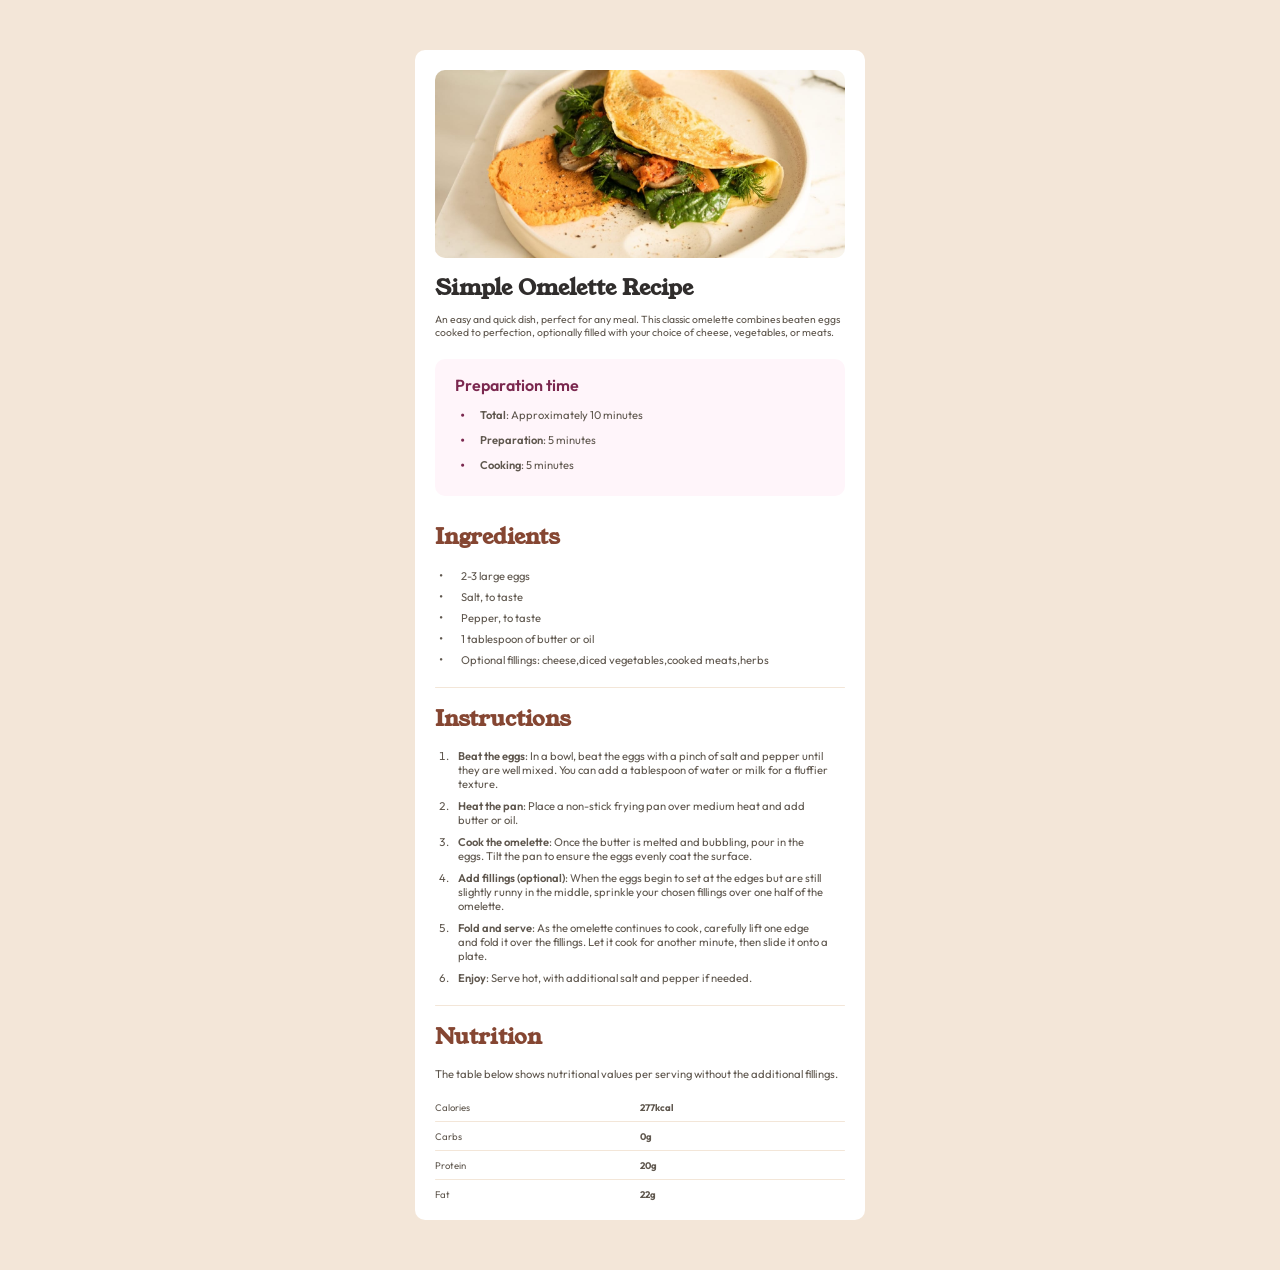
<file: recipe-page/index.html>
<!DOCTYPE html>
<html lang="en">
<head>
    <meta charset="UTF-8">
    <meta name="viewport" content="width=device-width, initial-scale=1.0">
    <title>Frontend Mentor | Recipe page</title>
    <link rel="stylesheet" href="style.css">
</head>
<body>
    <main>
        <section class="container">
            <img src="images/image-omelette.jpeg" alt="image-omelette">
            <div class="content">
                <h1>Simple Omelette Recipe</h1>
                <p class="first-desc">
                    An easy and quick dish, perfect for any meal. This classic omelette combines beaten eggs cooked 
                    to perfection, optionally filled with your choice of cheese, vegetables, or meats.
                </p>
                <section class="pre-time-content">
                    <p>Preparation time</p>
                    <ul type="disk">
                        <li><span>Total</span>: Approximately 10 minutes</li>
                        <li><span>Preparation</span>: 5 minutes</li>
                        <li><span>Cooking</span>: 5 minutes</li>
                    </ul>
                </section>
                <section class="ingredients-content">
                    <h2>Ingredients</h2>
                    <ul type="disk">
                        <li>2-3 large eggs</li>
                        <li>Salt, to taste</li>
                        <li>Pepper, to taste</li>
                        <li>1 tablespoon of butter or oil</li>
                        <li>Optional fillings: cheese,diced vegetables,cooked meats,herbs</li>
                    </ul>
                    <div class="horizontal-line"></div>
                </section>
                <section class="instructions-content">
                    <h2>Instructions</h2>
                    <ol>
                        <li>
                            <span>Beat the eggs</span>: In a bowl, beat the eggs with a pinch of salt and pepper until they are well mixed. 
                            You can add a tablespoon of water or milk for a fluffier texture.
                        </li>
                        <li>
                            <span>Heat the pan</span>: Place a non-stick frying pan over medium heat and add butter or oil.
                        </li>
                        <li>
                            <span>Cook the omelette</span>: Once the butter is melted and bubbling, pour in the eggs. Tilt the pan to ensure 
                            the eggs evenly coat the surface.
                        </li>
                        <li>
                            <span>Add fillings (optional)</span>: When the eggs begin to set at the edges but are still slightly runny in the 
                            middle, sprinkle your chosen fillings over one half of the omelette.
                        </li>
                        <li>
                            <span>Fold and serve</span>: As the omelette continues to cook, carefully lift one edge and fold it over the 
                            fillings. Let it cook for another minute, then slide it onto a plate.
                        </li>
                        <li>
                            <span>Enjoy</span>: Serve hot, with additional salt and pepper if needed.
                        </li>
                    </ol>
                    <div class="horizontal-line"></div>
                </section>
                <section class="Nutritions-container">
                    <h2>Nutrition</h2>
                    <p class="nutritions-desc">The table below shows nutritional values per serving without the additional fillings.</p>
                    <div class="nutrition-card-container">
                        <div class="nutrition-card">
                            <p>Calories</p>
                            <p class="cal">277kcal</p>
                        </div>
                        <div class="horizontal-line"></div>
                        <div class="nutrition-card">
                            <p>Carbs</p>
                            <p class="cal">0g</p>
                        </div>
                        <div class="horizontal-line"></div>
                        <div class="nutrition-card">
                            <p>Protein</p>
                            <p class="cal">20g</p>
                        </div>
                        <div class="horizontal-line"></div>
                        <div class="nutrition-card">
                            <p>Fat</p>
                            <p class="cal">22g</p>
                        </div>
                    </div>
                </section>
            </div>
            
        </section>
    </main>
</body>
</html>
</file>
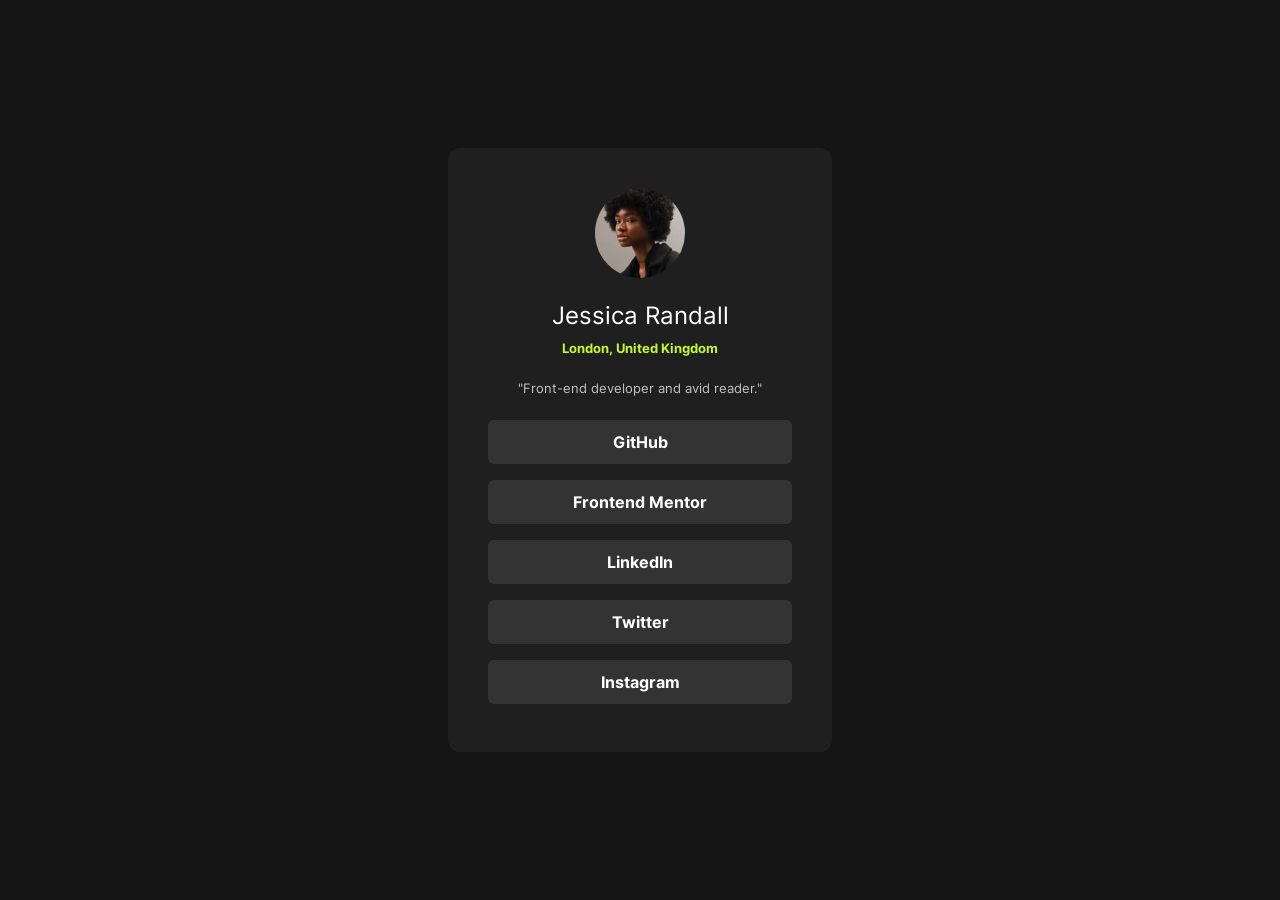
<file: social-links-profile/index.html>
<!DOCTYPE html>
<html lang="en">
<head>
    <meta charset="UTF-8">
    <meta name="viewport" content="width=device-width, initial-scale=1.0">
    <title>Social-links-profile</title>
    <link rel="stylesheet" href="style.css">
</head>
<body>
    <main>
        <section class="container">
            <img src="images/avatar-jessica.jpeg">
            <h1>
                Jessica Randall
            </h1>
            <h2>
                London, United Kingdom
            </h2>
            <p class="quote">"Front-end developer and avid reader."</p>
            <div class="card-container">
                <div class="card">
                    <p>GitHub</p>
                </div>
                <div class="card">
                    <p>Frontend Mentor</p>
                </div>
                <div class="card">
                    <p>LinkedIn</p>
                </div>
                <div class="card">
                    <p>Twitter</p>
                </div>
                <div class="card">
                    <p>Instagram</p>
                </div>
            </div>
        </section>
    </main>
</body>
</html>
</file>
<file: blog-card/style.css>
body{
    padding:0;
    margin:0;
    box-sizing: border-box;
    background-color:hsl(47, 88%, 63%);
    font-family: "figtree";
}
.container{
    height:100Vh;
    display:flex;
    flex-direction: column;
    justify-content: center;
    align-items: center;
}
.card{
    width:400px;
    background-color: hsl(0, 0%, 100%);
    border:1px solid black;
    border-radius: 25px;
    padding:25px;
    display:flex;
    flex-direction: column;
    justify-content: center;

    box-shadow: 10px 10px black;
}
.image-container img{
    border-radius: 14px;
    width:100%;
}
.activity{
    margin-top:20px;
}
.activity p{
    margin: 0px;
    color:black;
    font-weight: bold;
    background-color: hsl(47, 88%, 66%);
    width:20%;
    border-radius: 4px;
    text-align: center;
    padding:8px 5px; 
}
.date{
    margin-top:16px;
    margin-bottom: 0px;
    font-size: 18px;
    color:hsl(0, 0%, 7%);
}
h1{
    width:80%;
    font-size: 1.7rem;
    transition: color 0.3s ease;
    cursor: pointer;
}
h1:hover{
    color:hsl(47, 88%, 63%)
}
.description{
    color:hsl(0, 0%, 42%);
    margin-top:0px;
    margin-bottom: 20px;
    font-size: 18px;
    line-height: 26px;
}
.credits-container{
    display: flex;
    flex-direction: row;
    align-items: center;
    gap:20px;
}
.credits-container img{
    width:40px;
    height:40px;
}
@media (max-width:600px) {
    .card{
        width:286px;
    }
    .activity p{
        width:25%;
    }
    h1{
        font-size: 1.5rem;
        width:100%;
    }
    .description{
        font-size: 15px;
    }
}
</file>
<file: Extensions-manager/style.css>
*{
    padding:0;
    margin: 0;
    box-sizing: border-box;
    font-family: 'Noto sans';
}
body{
    background: linear-gradient(180deg, #EBF2FC 0%, #EEF8F9 100%);
}
button{
    cursor:pointer;
}
main{
    min-height: 100vh;

    display:flex;
    flex-direction: column;

    padding:2rem 7.7rem;
}
.container{
    display:flex;
    flex-direction: column;
}
.head-sec{
    height:4rem;
    width:100%;
    padding:1rem;
    border-radius: 0.8rem;
    display:flex;
    flex-direction: row;
    align-items: center;
    justify-content: space-between;
    background-color: white;
    margin-bottom: 1rem;

    box-shadow: 0rem 0.2rem hsl(0, 0%, 87%);
}
.head-sec > svg{
    width:9.2rem;
}
.head-sec button{
    text-align: center;
    border:none;
    background-color: hsl(0, 0%, 93%);
    padding: 0.6rem 1.3rem;
    border-radius: 0.6rem;

    transition: background-color 0.2s ease;
}
.head-sec button img{
    display:flex;
    flex-direction: column;
    align-items: center;
    justify-content: center;
}
.head-sec button:hover{
    background-color: hsl(0, 0%, 78%);
}
.extension-list-container{
    display:flex;
    flex-direction: row;
    justify-content: space-between;
    align-items: center;
    margin-top: 1.3rem;
}
.extension-list-container h1{
    font-size:1.7rem;
}
.status{
    display:flex;
    flex-direction: row;
    align-items: center;
    gap:0.8rem;
}
.status button{
    border:none;
    padding: 0.4rem 0.8rem;
    border-radius: 5rem;
    background-color: white;
    color:hsl(227, 75%, 14%);
    box-shadow: 0rem 0rem 0.1rem rgb(137, 137, 137);
}
.status button:hover{
    background-color: hsl(0, 0%, 97%);
    color:hsl(225, 4%, 40%);
}
.status button.active:hover{
    background-color: hsl(3, 77%, 62%);
}
.status button.active{
    background-color: hsl(3, 71%, 56%);
    color:white;
}
.extensions-container{
    display:grid;
    grid-template-columns: 1fr 1fr 1fr;
    gap:1rem;
    margin-top: 1.5rem;
}
.card{
    display:flex;
    flex-direction: column;
    justify-content:space-between;
    height:180px;
    box-shadow:0 0 0.2rem rgb(211,211,211);
    gap:2rem;
    background-color: white;
    padding:1rem;
    border-radius: 0.67rem;
    box-shadow: 0rem 0rem 0.2rem rgb(211, 211, 211);
}
.extension-image-p-container{
    display:flex;
    flex-direction: row;
    align-items: flex-start;
    gap:1rem;
}
.extension-image-p-container.markup .tool-desc{
    font-size: 0.7rem;
}
.extension-image-p-container img{
    width: 3.3rem;
}
.tool-name{
    font-weight: bold;
    color:hsl(226, 25%, 17%);
}
.tool-desc{
    color:hsl(226, 11%, 37%);
    font-size: 0.7rem;
    font-weight: 500;
}
.extension-butt-container{
    display:flex;
    align-items: center;
    justify-content: space-between;
}

.remove-btn{
    height:1.7rem;
    width:3.7rem;
    text-align: center;
    border-radius: 2rem;
    font-size: 0.68rem;
    border: none;
    color:hsl(226, 25%, 17%);
    background-color: white;

    transition:background-color 0.2s ease;

    box-shadow: 0rem 0rem 0.2rem rgb(149, 149, 149);
}
.remove-btn:hover{
    background-color: hsl(3, 71%, 56%);
    color:white;
}

.toggle{
    display: block;
    position:relative;
    cursor:pointer;
    height:0.95rem;
    width:2rem;
}
.toggle input{
    opacity:0;
    width:0;
    height:0;
}
.slider{
    position:absolute;
    left:0;
    right:0;
    bottom:0;
    top:0;
    cursor:pointer;
    background-color: hsl(0, 0%, 82%);
    border-radius: 2rem;

    transition:background-color 0.3s ease;
}
.slider::before{
    position: absolute;
    content: "";
    top:0.1rem;
    left:0.06rem;
    width:0.78rem;
    height:0.77rem;
    border-radius: 50%;
    background-color: white;
    box-shadow: 0rem 0rem 0.3rem rgb(189, 189, 189);

    transition: all 0.3s ease;
}
input:checked + .slider{
    background-color: hsl(3, 71%, 56%);
}
input:checked + .slider::before{
    transform:translateX(1rem);
}
input:checked + .slider:hover{
    background-color: hsl(0, 76%, 66%);
}


/* - - - - - -Dark mode - - - - - - - - -  */
.dark-mode {
    background: linear-gradient(180deg, #040918 0%, #091540 100%);
}
.dark-mode .head-sec {
    background-color: hsl(226, 25%, 17%);
    box-shadow: none;
}
.dark-mode .head-sec button {
    background-color: hsl(225, 23%, 24%);
}
.dark-mode .head-sec button:hover {
    background-color: hsl(225, 33%, 34%);
}
.dark-mode .extension-list-container h1{
    color:white;
}
.dark-mode .status button{
    color:white;
    background-color: hsl(225, 23%, 24%);
    border-top:1px solid hsla(0, 0%, 45%, 0.576);
    border-bottom: 1px solid hsla(0, 0%, 45%, 0.576);
}
.dark-mode .status button:hover{
    background-color: hsl(225, 20%, 31%);
}
.dark-mode .status button.active{
    color:#091540;
    background-color: hsl(3, 71%, 56%);
}
.dark-mode .status button.active:hover{
    color:#091540;
    background-color: hsl(3, 84%, 64%);
}
.dark-mode .card{
    background-color: hsl(226, 25%, 17%);
    box-shadow: none;
    border-top:1px solid hsla(0, 0%, 45%, 0.576);
    border-bottom: 1px solid hsla(0, 0%, 45%, 0.576);
}
.dark-mode .tool-name{
    color:white;
}
.dark-mode .tool-desc{
    color:hsl(230, 3%, 63%);
}
.dark-mode .remove-btn{
    background-color: hsl(226, 25%, 17%);
    color:rgb(224, 224, 224);
    box-shadow: 0rem 0rem 0.1rem rgb(149, 149, 149);
}
.dark-mode .remove-btn:hover{
    background-color: hsl(0, 76%, 66%);
    color:#091540;
}
.dark-mode .slider{
    background-color: hsl(226, 11%, 37%);
}
footer{
    margin-top: auto;
    text-align: center;
    padding-bottom: 2rem;
}
footer a{
    color:#091540;
    text-decoration: none;
}

/* Responsive */
@media (max-width:36.5rem) {
    main{
        padding:1.5rem;
    }
    .extension-list-container{
        flex-direction: column;
        align-items: center;
        justify-content: center;
        gap:1rem;
    }
    .extensions-container{
        grid-template-columns: 1fr;
    }
}
</file>
<file: four-card-feature/style.css>
*{
    margin:0;
    padding:0;
    box-sizing: border-box;
}
body{
    min-height: 100vh;
    display:flex;
    flex-direction: column;
    align-items: center;
    justify-content: center;
    padding:20px;
    background-color:hsl(0, 0%, 97%);

    font-family: 'Poppins';
}
header{
    display: flex;
    flex-direction: column;
    align-items: center;
    justify-content: center;

    padding:1rem 0rem;
}
.main-text-container{
    display:flex;
    flex-direction: column;
    align-items: center;
    justify-content: center;
    gap:0.2rem;

    margin-bottom: 0.5rem;
}
.delivery-text{
    font-size: clamp(1rem,5vw,1.3rem);
    font-weight:200;
    color:hsl(234, 12%, 34%);
}
.technology-text{
    color:hsl(0, 0%, 13%);
    font-weight: 600;
    font-size: clamp(1rem,5vw,1.28rem);
}
.main-desc-container{
    display: flex;
    flex-direction: column;
    align-items: center;
    justify-content: center;
}
.main-desc{
    text-align: center;
    color:hsl(212, 6%, 44%);
    width:59%;
    font-size: 0.6rem;
    font-weight: 400;
}
.card-container{
    display:flex;
    flex-direction: row;
    align-items: center;
    gap:1.4rem;

    padding: 20px;
}
.container{
    display: flex;
    flex-direction: column;
    position:relative;
    background-color: white;
    overflow: hidden;
    border-radius: 0.3rem;
    padding:28px;
    height:190px;
    width:290px;

    box-shadow: 0px 8px 8px rgba(0, 0, 0, 0.073);
}
.supervisor.container::before{
    content: "";
    position: absolute;
    top:0;
    left: 0;
    height:4px;
    width:100%;
    background-color:hsl(180, 62%, 55%);
}
.team.container::before{
    content: "";
    position: absolute;
    top:0;
    left: 0;
    height:4px;
    width:100%;
    background-color:hsl(0, 78%, 62%);
}
.karma.container::before{
    content: "";
    position: absolute;
    top:0;
    left: 0;
    height:4px;
    width:100%;
    background-color:hsl(34, 97%, 64%);
}
.calculator.container::before{
    content: "";
    position: absolute;
    top:0;
    left: 0;
    height:4px;
    width:100%;
    background-color:hsl(212, 86%, 64%);
}
.container p{
    width:80%;
}
.container :nth-child(1){
    font-weight: 600;
    margin-bottom: 0.2rem;
}
.container :nth-child(2){
    font-size: 0.6rem;
    color:hsl(212, 6%, 44%);
}
.container img{
    margin-left: auto;
    margin-top: 1rem;
    width:40px;
}
.team-karma-container{
    display:flex;
    flex-direction: column;
    gap: 1.4rem;
}
footer{
    position:fixed;
    bottom:10px;

    font-size:0.5rem;
    color:hsl(212, 6%, 44%);
}
footer a{
    color:hsl(180, 62%, 55%);
}
@media (max-width:600px) {
    
    .card-container{
        padding:10px;
        flex-direction: column;
        
    }
    .main-desc{
        width:80%;
        font-size: 0.87rem;
    }
}
</file>
<file: grid-testimonials/style.css>
*{
    margin:0;
    padding:0;
    box-sizing: border-box;
}
body{

    display: flex;
    flex-direction: column;
    align-items: center;
    justify-content: center;
    padding:3rem 1.3rem;
    
    min-height:100vh;
    background-color: hsl(0, 0%, 91%);

    font-family: 'Barlow Semi Condensed';
}
main{
    width:80%;
    
}
.card{
    display:flex;
    flex-direction: column;
    align-items: flex-start;
    border-radius: 6px;
    padding:1.5rem;

    box-shadow: 2.3rem 2.3rem 1.3rem rgba(0, 0, 0, 0.188);
}
.head{
    display:flex;
    flex-direction: row;
    align-items: center;
    gap:1rem;

    margin-bottom: 0.8rem;
}
.head img{
    width:2rem;
    border-radius: 50%;
}
.card-1 img{
    border:2px solid hsl(264, 82%, 80%);
}
.card-4 img{
    border:2px solid hsl(263, 55%, 52%);
}
.card-1 .name,.card-2 .name,.card-4 .name{
    color:hsl(0, 0%, 81%);
}
.card-1 .verified,.card-2 .verified,.card-4 .verified{
    color:hsl(0, 0%, 81%);
}
.name{
    font-size: 0.9rem;
}
.verified{
    font-size: 0.7rem;
}
h1{
    margin-bottom: 1rem;
}

.card-1 h1,.card-2 h1{
    color:white;
    font-weight: 500;
}
.card-1{
    background-image:url("images/bg-pattern-quotation.svg");
    background-repeat: no-repeat;
    background-position:top right;
    background-size: 5.2rem;
    background-position: 90% 0%;
    background-color:hsl(263, 55%, 52%);
}
.card-1 h1{
    font-size: 1.04rem;
}
.card-1 .desc{
    font-weight: normal;
    color:hsl(214, 17%, 92%);
    font-size: 0.7rem;
    line-height: 1rem;
}
.card-2 h1{
    font-size: 1rem;
}
.card-2 .desc{
    font-size: 0.77rem;
    color:hsl(214, 17%, 92%);
    line-height: 1rem;
}
.card-3{
    background-color: hsl(214, 17%, 92%);
}
.card-3 .name{
    color:hsl(217, 19%, 35%);
    font-weight: 500;
}
.card-3 .verified{
    color:hsl(217, 19%, 35%)
}
.card-3 h1{
    font-size: 1.2rem;
    color:hsl(219, 29%, 14%);
    font-weight: 500;
}
.card-3 .desc{
    font-size: 0.76rem;
    line-height: 1rem;
}
.card-4{
    background-color:hsl(0, 0%, 7%);
}
.card-4 h1{
    color:hsl(217, 23%, 71%);
    font-size: 1rem;
    font-weight: 500;
}
.card-4 .desc{
    font-size: 0.7rem;
    color:hsl(217, 23%, 71%);
    line-height: 1rem;
}
.card-5{
    background-color: hsl(214, 17%, 92%);
}
.card-5 h1{
    font-size: 1rem;
    font-weight: 500;
}
.card-5 .desc{
    color:hsl(0, 0%, 30%);
    font-weight: 400;
    line-height: 1rem;
    font-size: 0.74rem;
}

.container{
    max-width: 60rem;
    display:grid;

    grid-template-columns: repeat(4, 1fr);
    grid-template-areas:
    "card1 card1 card2 card5"
    "card3 card4 card4 card5";
    gap:1.5rem;

}
.card-2{
    background-color: hsl(217, 19%, 35%);
}
@media (max-width:38.5rem) {
    body{
        padding:3rem 1.3rem;
        
    }
    .container{
        grid-template-columns: 1fr;
        
        grid-template-areas: 
        "card1"
        "card2"
        "card3"
        "card4"
        "card5";
    }
    .card-1{
        background-image:none;
        background-color:hsl(263, 55%, 52%);
    }
    .card-1 h1{
        font-size: 1.3rem;
    }
    .card-1 .desc{
        font-size:0.8rem;
    }
    .card-4 h1{
        font-size: 1.36rem;
    }
    .card-4 .desc{
        font-size: 0.8rem;
    }
    .card-5 h1{
        font-size: 1.4rem;
    }
    .card-5 .desc{
        font-size: 0.84rem;
    }
}
</file>
<file: product-card/style.css>
*{
    padding:0;
    margin:0;
    box-sizing: border-box;
}
body{
    height:100vh;
    background-color: hsl(30, 38%, 92%);
    display:flex;
    flex-direction: column;
    align-items: center;
    justify-content: center;
}
.container{
    display: grid;
    grid-template-columns: 1fr 1fr;
    width:400px;
    background-color: white;
    border-radius: 8px;
}
.product-image{
    height:100%;
    width:100%;
    object-fit:cover;
    border-top-left-radius: 8px;
    border-bottom-left-radius: 8px;
}
.product-content{
    display:flex;
    flex-direction: column;
    padding:0rem 1.3rem;
}
.category{
    font-family: 'Montserrat',sans-serif;
    font-weight: 500;
    color:hsl(228, 12%, 48%);
    font-size: 0.6rem;
    letter-spacing: 3px;
    margin-bottom: 10px;
    margin-top: 18px;
}
h1{
    font-family: 'Fraunces',sans-serif;
    font-weight: 700;
    font-size: 1.6rem;
    color:sl(212, 21%, 14%);
    margin-bottom: 14px;
}
.desc{
    color:hsl(228, 12%, 48%);
    font-size: clamp(0.4rem,5vw,0.6rem);
    font-family: 'Montserrat';
    font-weight: 500;
    line-height: 1rem;
    margin-bottom: 14px;
}
.price{
    display:flex;
    flex-direction: row;
    align-items: center;
    gap:0.8rem;
    margin-bottom: 15px;
}
h2{
    color:hsl(158, 36%, 37%);
    font-family: 'Fraunces';
    font-size: 1.4rem;
}
.price p{
    color:hsl(228, 12%, 48%);
    font-size: 0.7rem;
    text-decoration: line-through;
    font-family: 'Montserrat';
    font-weight: 500;
}
button{
    display:flex;
    flex-direction: row;
    align-items: center;
    justify-content: center;
    gap:0.7rem;
    padding:10px 25px;
    background-color: hsl(158, 36%, 37%);
    border: none;
    border-radius: 6px;
    text-align: center;
    color:white;
    font-family: 'Montserrat';
    font-weight: 500;
    font-size: 0.6rem;
    margin-bottom: 20px;
    cursor:pointer;
    transition:background-color 0.4s ease;
}
button:hover{
    background-color: hsl(158, 42%, 18%);
}
button img{
    width:0.8rem;
}
@media (max-width:600px) {
    .container{
        display:flex;
        flex-direction: column;
        width:376px;
        overflow: hidden;
    }
    .product-image{
        content:url("images/image-product-mobile.jpg");
        width:100%;
        border-top-left-radius: 0px;
        border-bottom-left-radius: 0px;
    }
    h1{
        font-size: 2rem;
    }
    .category{
        font-size: 0.9rem;
    }
    .desc{
        font-size: 1rem;
        line-height: 25px;
    }
    .price h2{
        font-size: 1.5rem;
    }
    .price p{
        font-size: 0.8rem;
    }
    button{
        font-size: 0.9rem;
        padding:15px 25px;
        margin-bottom: 30px;
    }
}
</file>
<file: product-list-with-cart/style.css>
*{
    padding:0;
    margin: 0;
    box-sizing: border-box;
    font-family: 'red hat text';
}
body{
    background-color: hsl(20, 50%, 98%);
}
main{
    position:relative;
}
button{
    cursor:pointer;
}
.container{
    display:grid;
    grid-template-columns: 2fr 1fr;
    gap:2rem;
    align-items: start;

    padding:4rem;
}
.first-content{
    display:grid;
    grid-template-columns: repeat(3,1fr);
    gap:1rem;
    place-items: center;
    align-items: start;
}
.image-btn{
    display: flex;
    flex-direction: column;
    align-items: center;
    justify-content: center;

    position:relative;
    margin-bottom: 2rem;
    width:100%;
}
.image-btn > img{
    width:100%;
    border-radius: 0.7rem;
    border:2px solid white;
}
.image-btn > img.active{
    border:2px solid hsl(14, 86%, 42%);
}
.image-btn > button{
    display:flex;
    flex-direction: row;
    align-items: center;
    justify-content: center;
    gap:0.3rem;
    position:absolute;
    bottom:-0.85rem;
    padding:0.4rem 0.9rem;

    color:hsl(14, 65%, 9%);
    font-weight: 500;
    font-size: 0.76rem;

    border-radius: 10rem;
    border:0.1rem solid hsl(14, 25%, 72%);
    background-color: hsl(20, 50%, 98%);
}
.image-btn > button:hover{
    color:hsl(14, 86%, 42%);
}
.image-btn > button:active{
    color:hsl(14, 86%, 42%);
}
.quantity-div{
    position:absolute;
    bottom:-0.85rem;
    display:flex;
    flex-direction: row;
    align-items: center;
    justify-content: space-between;
    gap:1rem;
    height:2rem;
    width:7rem;
    padding:0rem 0.5rem;
    border-radius: 10rem;
    background-color: hsl(14, 86%, 42%);
}
.quantity-div button{
    border-radius: 10rem;
    height:1rem;
    width:1rem;
    display:flex;
    flex-direction: row;
    align-items: center;
    justify-content: center;
    text-align: center;
    border:1px solid white;
    text-align: center;
    color:hsl(20, 50%, 98%);
    background-color: hsl(14, 86%, 42%);
}
.quantity-div button:hover{
    color:hsl(14, 86%, 42%);
    background-color:hsl(20, 50%, 98%);
}
.quantity-div span{
    color:hsl(20, 50%, 98%);
    font-size: 0.9rem;
}

.card{
    width:100%;
}
.category{
    color:hsl(7, 20%, 60%);
    font-size: 0.8rem;
    margin-bottom: 0.28rem;
}
.name{
    color:hsl(14, 65%, 9%);
    font-weight: 600;
    font-size: 1rem;
    margin-bottom: 0.2rem;
}
.price{
    color:hsl(14, 86%, 42%);
    font-weight: 600;
    font-size: 0.9rem;
}
h1{
    padding-bottom:1.2rem;
}

.second-content{
    background-color: white;
    padding:1.4rem;
    min-height: 17rem;
}
.cart-image-p{
    display:none;
    margin-top: 2rem;
    flex-direction: column;
    align-items: center;
    justify-content: center;
}
.cart-image-p > p{
    margin-top:1.3rem;
    color:hsl(7, 20%, 60%);
    font-weight: 500;
    font-size: 0.8rem;
}
h2{
    color:hsl(14, 86%, 42%);
    margin-bottom:2rem;
}
.cart-card-items{
    display:flex;
    flex-direction: column;
    width:100%;
}
.cart-card-row{
    width:100%;
    display:flex;
    flex-direction: row;
    align-items: center;
    justify-content: space-between;
}
.cart-first-item{
    display:flex;
    flex-direction: column;
}
.price-calculate{
    display:flex;
    flex-direction: row;
    gap:0.8rem;
    align-items: center;
}
h3{
    font-size: 0.9rem;
    margin-bottom: 0.7rem;
    color:hsl(14, 18%, 34%);
}
.numberofquantity{
    color:hsl(14, 86%, 42%);
    font-weight: 600;
    font-size: 0.8rem;
}
.numberofquantity span{
    font-size: 1.2rem;
}
.cart-price{
    color:hsl(7, 20%, 60%);
}
.cart-total-price{
    font-weight: 500;
    color:hsl(12, 20%, 44%);
}
.remove-btn{
    height:1.4rem;
    width:1.4rem;
    line-height: 1;
    font-size: 1rem;
    text-align: center;
    display:flex;
    align-items: center;
    justify-content: center;
    border-radius: 50%;
    color:hsl(7, 20%, 60%);
    border:2px solid hsl(7, 20%, 60%);
    background-color:hsl(20, 50%, 98%);
}
.remove-btn:hover{
    color:hsl(14, 65%, 9%);
    border-color: hsl(14, 65%, 9%);
}
.underline{
    margin-top: 0.8rem;
    height:0.1rem;
    width:100%;
    background-color:hsl(13, 31%, 94%);
}
.cartFull{
    display: none;
    flex-direction: column;
}
.order{
    display:flex;
    flex-direction: row;
    align-items: center;
    margin-top:1.5rem;
    justify-content: space-between;
}
.order-p{
    color:hsl(14, 65%, 9%);
    font-size: 1rem;
    
}
.order-total, .order-total-confirm {
    font-weight: 700;
    color:hsl(14, 65%, 9%);
    font-size: 1.3rem;
}
.carbon-box{
    margin-top: 1.4rem;
    display:flex;
    flex-direction: row;
    background-color: hsl(13, 31%, 94%);
    align-items: center;
    justify-content: center;
    gap:0.6rem;
    padding:0.8rem 1rem;
    border-radius: 0.4rem;
    font-size: 0.9rem;
}
.carbon-box p{
    color:hsl(12, 20%, 44%);
}
.carbon-box span{
    font-weight: 600;
    color:hsl(14, 65%, 9%);
}
.confirm-btn{
    margin-top: 1.5rem;
    padding:1rem 0.5rem;
    border-radius: 1.8rem;
    border:none;
    background-color: hsl(14, 86%, 42%);
    color:hsl(20, 50%, 98%);
    font-size: 1rem;
}
.confirm-btn:hover{
    background-color: hsl(14, 86%, 36%);
}

.confirm-order-showcase{
    position: absolute;
    top:0;
    bottom:0;
    left:0;
    right:0;
    height:100%;
    display:none;
    flex-direction: column;
    align-items: center;
    padding-top:5rem;
    background-color:hsla(14, 65%, 9%, 0.286);
}
.confirm-order-cont{
    background-color: hsl(20, 50%, 98%);
    padding:2.3rem;

    border-radius: 0.5rem;
    width:35rem;
}
.confirm-order-cont > img{
    width:2rem;
}
.orderconfirmed-hed{
    font-size: 2.2rem;
    color:hsl(14, 65%, 9%);
    font-weight: 700;
    margin-top: 1rem;
    margin-bottom: 0.5rem;
}
.hope{
    color:hsl(7, 20%, 60%);
    margin-bottom: 2rem;
}
.order-confirm-cards{
    background-color: hsl(13, 31%, 94%);
    padding:1.5rem;
    border-radius: 0.4rem;
}
.order-card{
    display:flex;
    flex-direction: row;
    align-items: center;
    justify-content: space-between;
}
.name-price{
    display:flex;
    flex-direction: column;
    gap:0.5rem;
}
.price-cont{
    display:flex;
    flex-direction: row;
    align-items: center;
    gap:1rem;
}
.img-name{
    display:flex;
    flex-direction: row;
    align-items: center;
    gap:1rem;
}
.img-name img{
    width:3.4rem;
    border-radius: 0.3rem;
}
.order-underline{
    margin-top: 0.8rem;
    height:0.1rem;
    width:100%;
    background-color:hsl(13, 15%, 88%);
    margin-top: 1.2rem;
    margin-bottom: 1.2rem;
}
h4{
    color: hsl(14, 65%, 9%);
}
.quantity-confirm{
    color:hsl(14, 86%, 42%);
    font-size: 1.1rem;
    font-weight: 600;
}
.price-confirm{
    color:hsl(7, 20%, 60%);
}
.new-order{
    width:100%;
    color:hsl(20, 50%, 98%);
    background-color: hsl(14, 86%, 42%);
    border:none;
    border-radius: 10rem;
    padding: 0.9rem;
    font-size: 1rem;
    margin-top: 1.5rem;
}
.new-order:hover{
    background-color: hsl(14, 83%, 47%);
}


/* responsive */

@media (max-width:600px) {
    .container{
        grid-template-columns: 1fr;
        padding:1rem;
    }
    .first-content{
        grid-template-columns: 1fr
    }
    .confirm-order-cont{
        width:100%;
    }
    .name-price h4{
        font-size: 0.9rem;
        overflow: hidden;
        text-overflow: ellipsis;
        max-width: 150px;
        white-space: nowrap;
    }
}
</file>
<file: qr-code/style.css>
*{
    padding: 0;
    margin:0;
    box-sizing: content-box;
}
body{
    background-color: hsl(212, 45%, 89%);
    font-family: "Outfit";
}
.card-container{
    height:100vh;

    display:flex;
    flex-direction: column;
    justify-content: center;
    align-items: center;
}
.qr-code{
    display:flex;
    flex-direction: column;
    justify-content: center;
    align-items: center;
    margin-top: 18px;
    
}
img{
    width:90%;
    border-radius: 12px;
}

.card{
    display: flex;
    flex-direction: column;
    gap:20px;
    align-items: center;
    justify-content: center;
    width:350px;
    background-color: white;
    border-radius: 15px;
    box-shadow: 0px 0px 20px rgb(196, 195, 195);
    padding-bottom: 40px;
}
h2{
    margin-top: 9px;
    text-align: center;
    font-size: 1.5rem;
    width:80%;
}
p{
    width:75%;
    text-align: center;
    font-size: 15px;
    color:hsl(216, 15%, 48%);
    line-height: 24px;
}
</file>
<file: recipe-page/style.css>
*{
    padding:0;
    margin:0;
    box-sizing: border-box;
}
@font-face {
    font-family: 'Young Serif';
    src: url("./fonts/young-serif/YoungSerif-Regular.ttf");
    font-weight: 400;
}
@font-face {
    font-family: 'outfit';
    src: url("./fonts/outfit/static/Outfit-Bold.ttf");
    font-weight: 700;
}
@font-face {
    font-family: 'outfit';
    src: url("./fonts/outfit/static/Outfit-Regular.ttf");
    font-weight: 400;
}
@font-face {
    font-family: 'outfit';
    src: url("./fonts/outfit/static/Outfit-SemiBold.ttf");
    font-weight: 600;
}
body{
    background-color:hsl(30, 54%, 90%);
    display:flex;
    flex-direction: column;
    justify-content: center;
    align-items: center;
}
.container{
    margin-top: 50px;
    margin-bottom: 50px;
    width:450px;
    padding:20px;
    border-radius: 10px;
    background-color: white;
}
img{
    width:100%;
    border-radius: 10px;
}
h1{
    font-size: 1.4rem;
    font-family: 'Young Serif';
    margin:10px 0px;
    color:hsl(24, 5%, 18%);
}
.first-desc{
    color:hsl(30, 10%, 34%);
    font-size: 0.65rem;
    margin-top:5px;
    margin-bottom: 20px;
    font-family: 'outfit';
    font-weight: 400;
}
.pre-time-content{
    padding:16px 15px;
    background-color:hsl(330, 100%, 98%);
    border-radius: 10px;
}
.pre-time-content p{
    color:hsl(332, 51%, 32%);
    font-family: 'outfit';
    font-weight:600;
    font-size: 1rem;
    margin-bottom: 10px;
    margin-left: 5px;
}
.pre-time-content li{
    list-style: none;
    display:flex;
    justify-content: flex-start;
    align-items: center;
    font-family: 'outfit';
    font-weight: 400;
    margin-left: 10px;
    font-size: 0.7rem;
    color:hsl(30, 10%, 34%);
    margin-bottom: 5px;
    margin-top: 5px;
}
.pre-time-content span{
    font-weight: 600;
}
.pre-time-content li::before{
    content:"•";
    color:hsl(332, 51%, 32%);
    font-size: 1rem;
    margin-right: 15px;
    margin-top: 0px;
}
.ingredients-content{
    margin-top: 25px;
}
h2{
    color:hsl(14, 45%, 36%);
    font-size: 1.4rem;
    font-family: 'Young Serif';
    margin:15px 0px;
}
.ingredients-content ul{
    padding:0px 4px;
}
.ingredients-content li{
    list-style-type: none;
    margin:5px 0px;
    color:hsl(30, 10%, 34%);
    font-size: 0.7rem;
    font-family: 'outfit';
    font-weight: 400;
}
.ingredients-content li:before{
    content:"•";
    margin-right: 18px;
    font-size: 0.8rem;
    color: hsl(30, 10%, 34%);
}
.horizontal-line{
    height: 1px;
    width:100%;
    background-color:hsl(30, 54%, 90%);
    border-radius: 2px;
    margin-top: 20px;
}
.ingredients-content .horizontal-line{
    color:hsl(30, 10%, 34%);
}
.instructions-content ol{
    padding:0px 16px;
}
.instructions-content span{
    font-weight: 600;
}
.instructions-content li{
    font-family: 'outfit';
    color:hsl(30, 10%, 34%);
    padding-left: 7px;
    font-size: 0.7rem;
    margin-bottom: 8px;
}
.nutritions-desc{
    color:hsl(30, 10%, 34%);
    font-size: 0.7rem;
    font-family: 'outfit';
}
.nutrition-card-container{
    margin-top:20px;
    display:flex;
    flex-direction: column;

}
.nutrition-card{
    display:flex;
    flex-direction: row;

}
.nutrition-card p{
    font-family: 'outfit';
    font-size: 0.6rem;
    color:hsl(30, 10%, 34%);
    width:50%;
}
.cal{
    font-weight: 700;
}
.nutrition-card-container .horizontal-line{
    margin: 8px 0px;
}


@media (max-width:500px) {
    
    .container{
        width:100%;
        padding:0px;
        margin-top: 0px;
        margin-bottom:0px;
        border-radius: 0px;
    }
    img{
        width:100%;
        border-radius: 0px;
    }
    .content{
        padding:20px;
    }
}
</file>
<file: social-links-profile/style.css>
*{
    padding:0;
    margin:0;
    box-sizing: border-box;
}
@font-face {
    font-family: 'Inter';
    src: url("./fonts/static/Inter-Regular.ttf");
    font-weight: 400;
}
@font-face {
    font-family: 'Inter';
    src: url('./fonts/static/Inter-Bold.ttf');
    font-weight: 700;
}
body{
    font-family: 'Inter';
    background-color: hsl(0, 0%, 8%);
    height:100vh;
    display:flex;
    flex-direction: column;
    justify-content: center;
    align-items: center;
}
.container{
    padding:40px;
    background-color: hsl(0, 0%, 12%);
    width:384px;
    border-radius: 12px;
    display: flex;
    flex-direction: column;
    justify-content: center;
    align-items: center;
}
img{
    width:90px;
    height:90px;
    border-radius: 50%;
}
h1{
    color:white;
    margin-top: 1.4rem;
    margin-bottom: 0.7rem;
    font-weight: 400;
}
h2{
    color:hsl(75, 94%, 57%);
    font-size: 0.8rem;
    font-weight: 700;
    margin-bottom:20px;
}
.quote{
    color:hsl(0, 0%, 77%);
    font-size: 0.8rem;
    margin-top: 5px;
    margin-bottom: 1rem;
}
.card-container{
    width:100%;
    display:flex;
    flex-direction: column;
    justify-content: center;
    align-items: center;
}
.card{
    cursor:pointer;
    text-align: center;
    width:100%;
    margin:8px 0px;
    padding:12px 0px;
    background-color: hsl(0, 0%, 20%);
    border-radius: 6px;

    transition: background-color 0.3s ease;
}
.card:hover{
    background-color: hsl(75, 94%, 57%);
    
}

.card p{
    font-size: 16px;
    font-weight: 700;
    color: white;

    transition:color 0.3s ease;
}
.card:hover p{
    color:hsl(0, 0%, 20%);
}
@media (max-width:600px) {
    .container{
        width:350px;
    }
}
</file>
